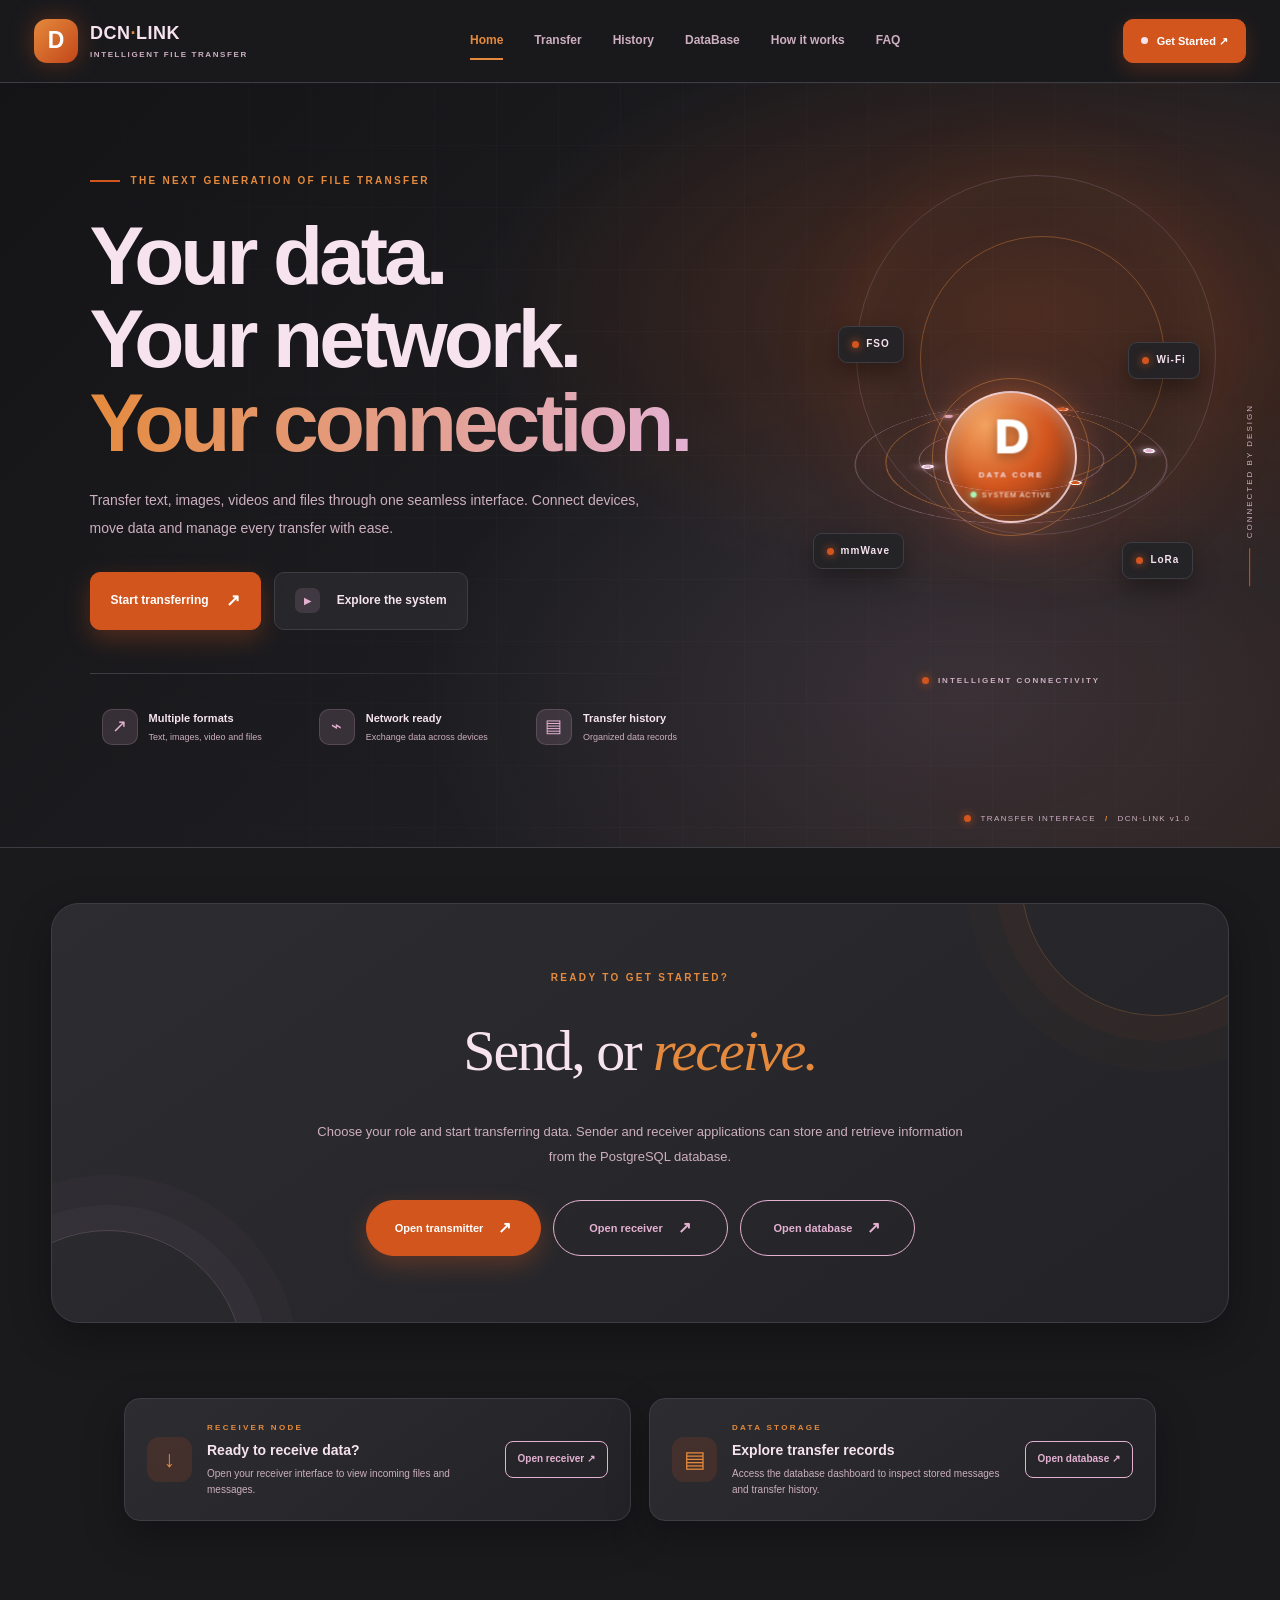
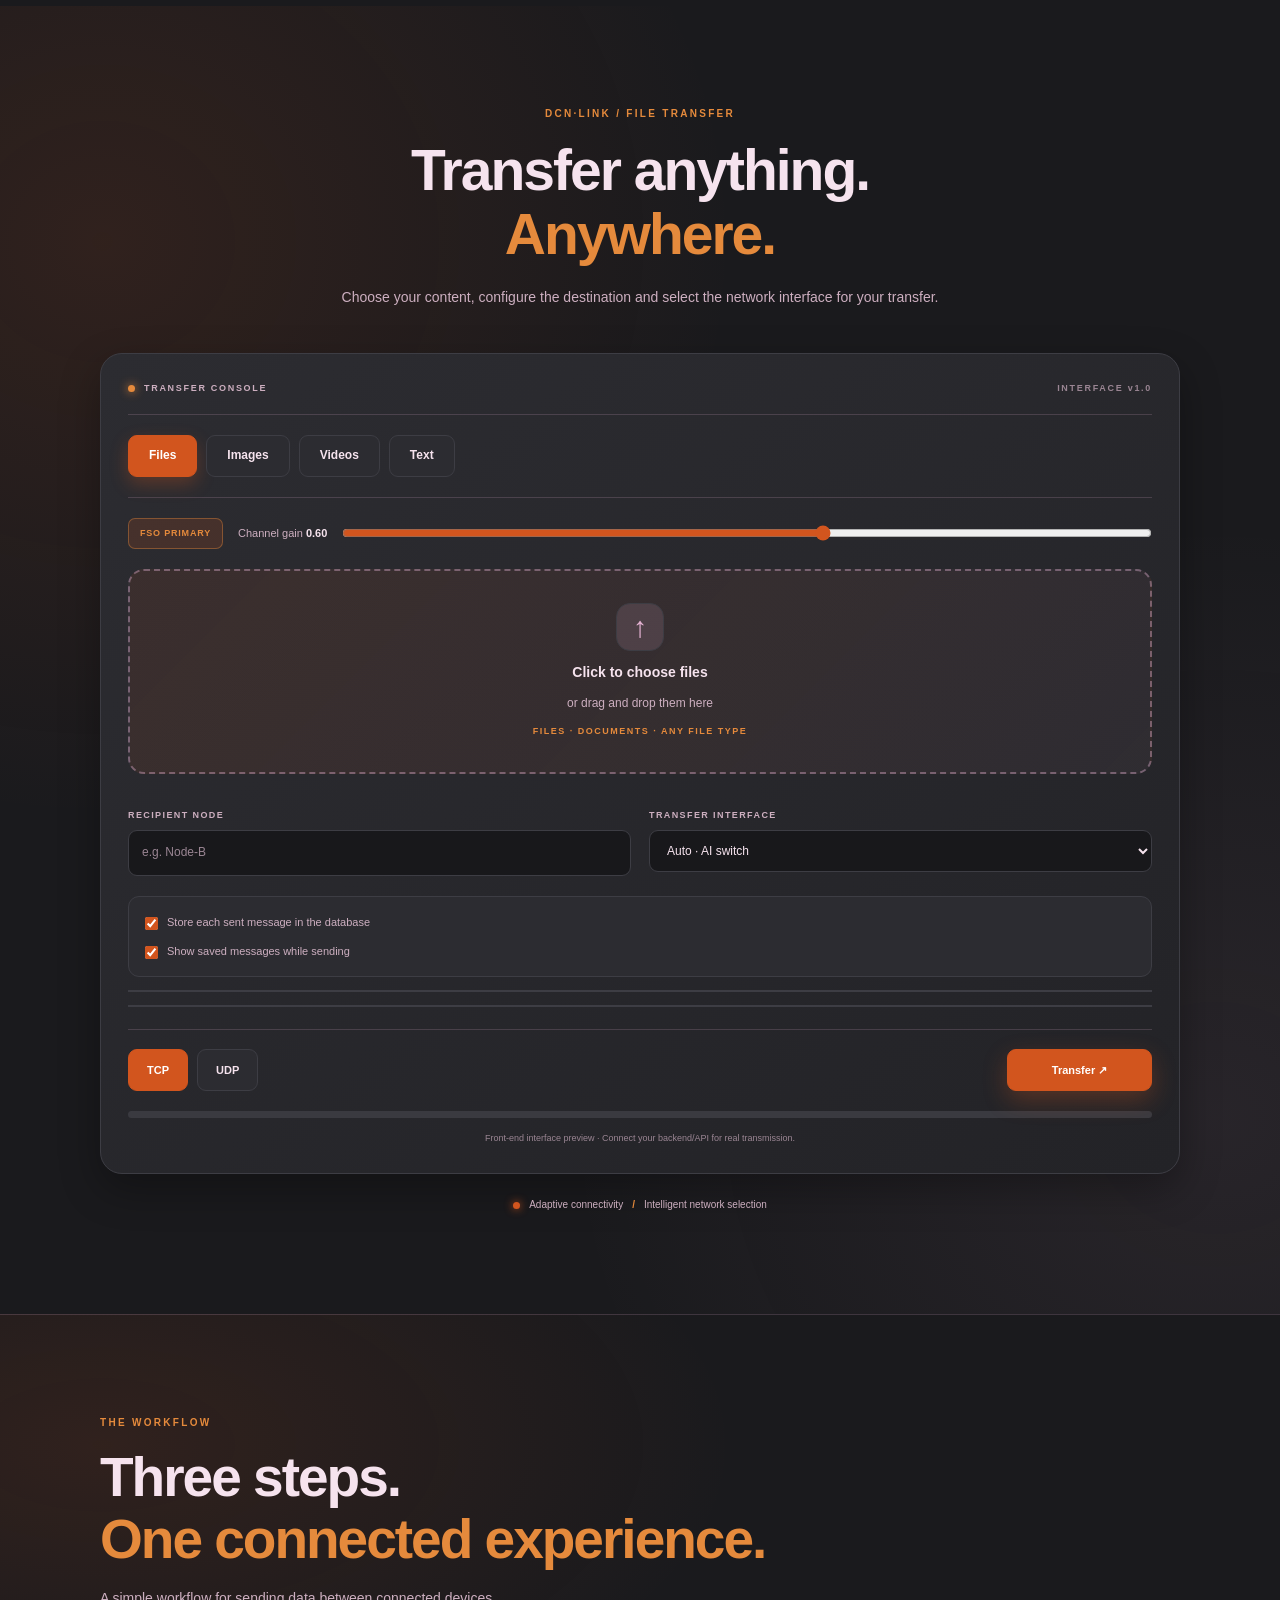
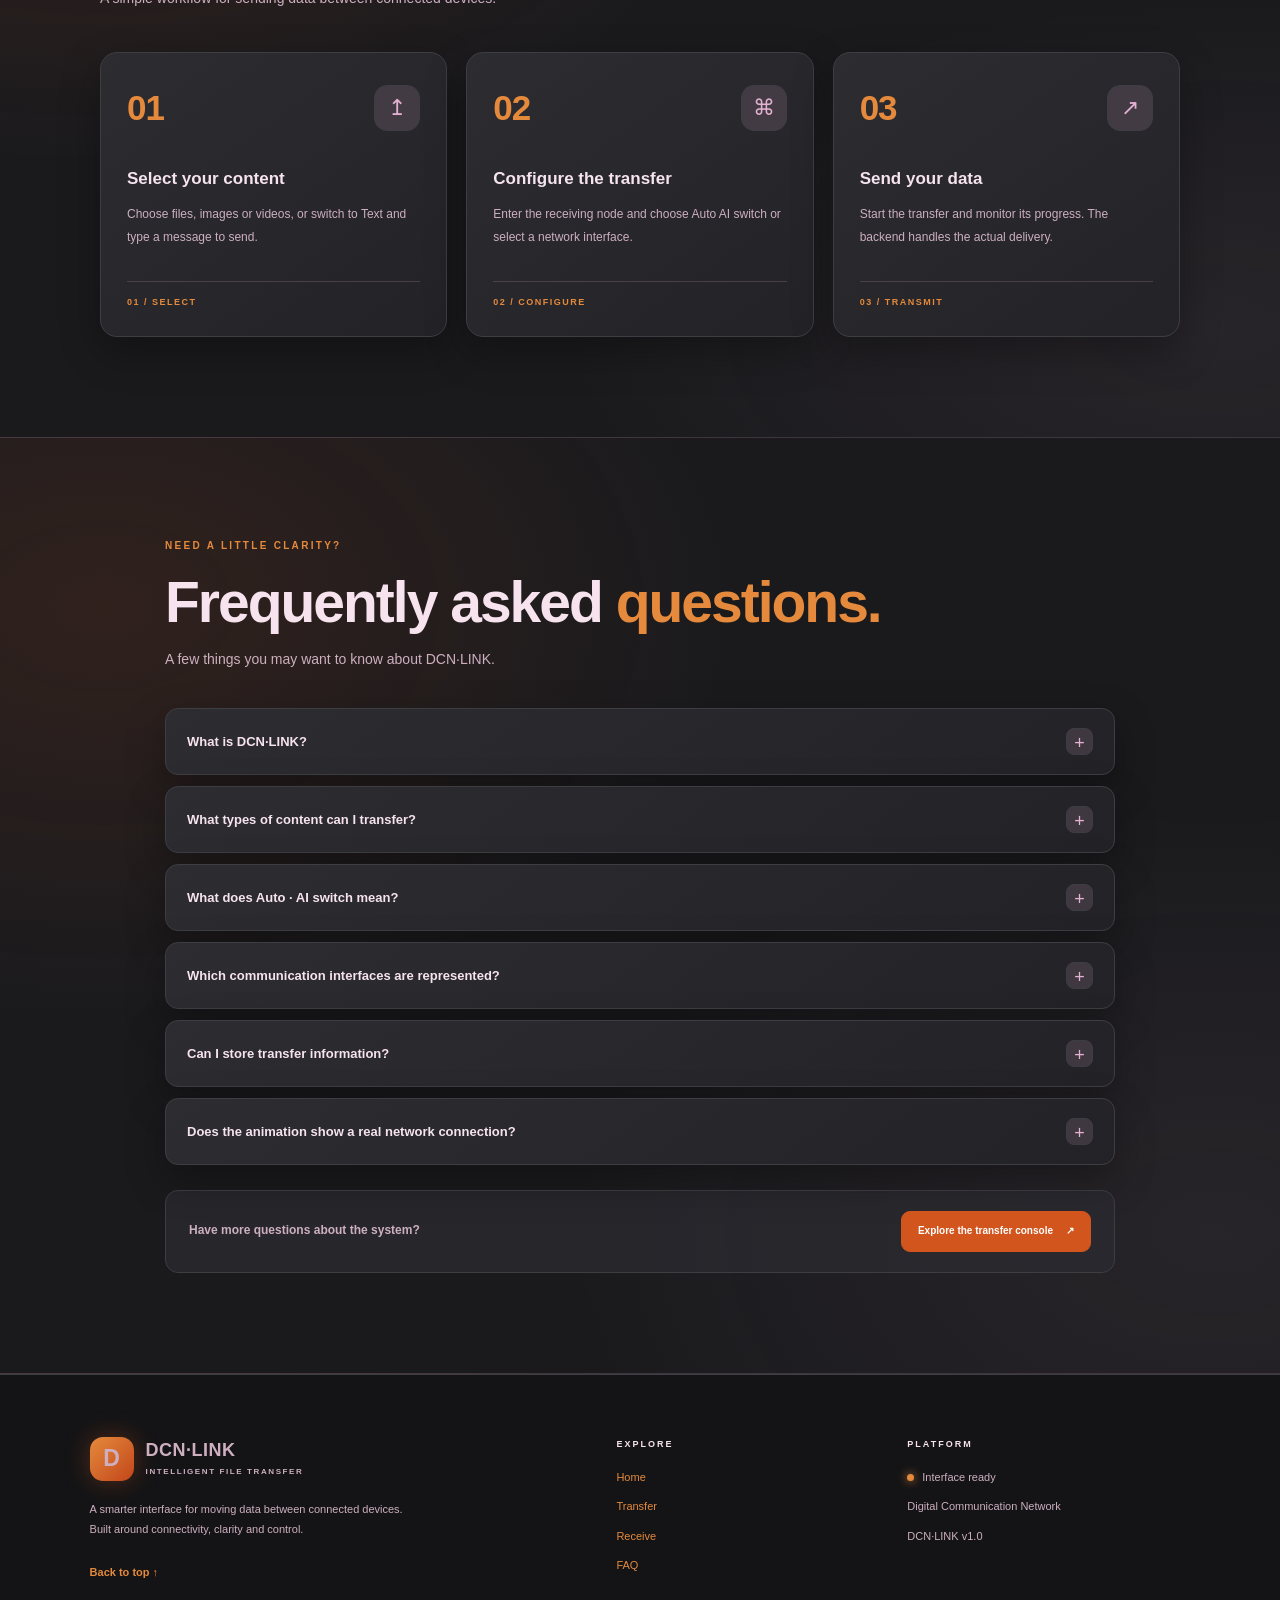
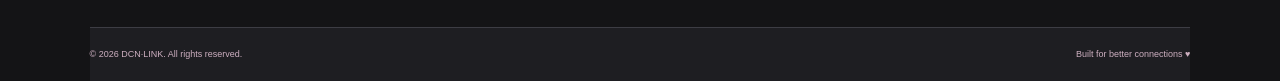
<file: index.html>
<!DOCTYPE html>
<html lang="en">
<head>
  <meta charset="UTF-8">
  <meta name="viewport" content="width=device-width, initial-scale=1.0">
  <meta name="theme-color" content="#151C1B">
  <title>DCN·LINK | Intelligent File Transfer</title>
  <link rel="stylesheet" href="abcd.css">
</head>

<body>

<iframe
    class="intro-frame"
    id="introFrame"
    src="intro.html"
    title="DCN LINK opening animation">
</iframe>
<header class="site-header">
  <div class="header-container">
    <a href="#home" class="brand">
      <span class="brand-icon">D</span>
      <span class="brand-text">
        <span class="brand-name">DCN<span class="accent">·</span>LINK</span>
        <span class="brand-subtitle">INTELLIGENT FILE TRANSFER</span>
      </span>
    </a>

    <nav class="main-nav" id="mainNav" aria-label="Main navigation">
      <a class="nav-link active" href="#home">Home</a>
      <a class="nav-link" href="#transmit">Transfer</a>
      <a class="nav-link" href="history.html">History</a>
      <a class="nav-link" href="Database.html">DataBase</a>
      <a class="nav-link" href="#how">How it works</a>
      <a class="nav-link" href="#faq">FAQ</a>
    </nav>

    <a class="nav-cta" href="#get-started">
      <span class="status-dot"></span> Get Started ↗
    </a>

    <button class="menu-toggle" id="menuToggle"
      aria-label="Toggle navigation" aria-expanded="false">
      <span></span><span></span><span></span>
    </button>
  </div>
</header>

<main>

  <!-- HERO SECTION -->
  <section class="home-section" id="home">
    <div class="hero-grid"></div>
    <div class="hero-orb orb-one"></div>
    <div class="hero-orb orb-two"></div>

    <div class="home-content">
      <div class="eyebrow">
        <span class="eyebrow-line"></span>
        THE NEXT GENERATION OF FILE TRANSFER
      </div>

      <h1>
        Your data.<br>
        Your network.<br>
        <span class="gradient-text">Your connection.</span>
      </h1>

      <p class="welcome-description">
        Transfer text, images, videos and files through one seamless interface.
        Connect devices, move data and manage every transfer with ease.
      </p>

      <div class="home-actions">
        <a href="#transmit" class="primary-button">
          Start transferring <span>↗</span>
        </a>
        <a href="#how" class="secondary-button">
          <span class="play-icon">▶</span> Explore the system
        </a>
      </div>

      <div class="hero-divider"></div>

      <div class="home-features">
        <article class="feature">
          <div class="feature-icon">↗</div>
          <div>
            <h3>Multiple formats</h3>
            <p>Text, images, video and files</p>
          </div>
        </article>

        <article class="feature">
          <div class="feature-icon">⌁</div>
          <div>
            <h3>Network ready</h3>
            <p>Exchange data across devices</p>
          </div>
        </article>

        <article class="feature">
          <div class="feature-icon">▤</div>
          <div>
            <h3>Transfer history</h3>
            <p>Organized data records</p>
          </div>
        </article>
      </div>
    </div>

    <!-- 3D NETWORK VISUAL -->
    <div class="network-visual" aria-label="Animated network visualization">
      <div class="network-scene">

        <div class="network-orbit orbit-a">
          <i class="orbit-node node-a"></i>
          <i class="data-packet packet-a"></i>
        </div>

        <div class="network-orbit orbit-b">
          <i class="orbit-node node-b"></i>
          <i class="data-packet packet-b"></i>
        </div>

        <div class="network-orbit orbit-c">
          <i class="orbit-node node-c"></i>
          <i class="orbit-node node-d"></i>
        </div>

        <div class="network-core">
          <div class="core-inner">
            <span class="core-icon">D</span>
            <span class="core-label">DATA CORE</span>
            <span class="core-status">
              <i></i> SYSTEM ACTIVE
            </span>
          </div>
        </div>

        <div class="network-label label-fso"><i></i> FSO</div>
        <div class="network-label label-wifi"><i></i> Wi-Fi</div>
        <div class="network-label label-mmwave"><i></i> mmWave</div>
        <div class="network-label label-lora"><i></i> LoRa</div>

      </div>

      <div class="network-caption">
        <span></span> INTELLIGENT CONNECTIVITY
      </div>
    </div>

    <div class="hero-side-label">
      <span></span> CONNECTED BY DESIGN
    </div>

    <div class="hero-bottom-label">
      <i></i> TRANSFER INTERFACE <b>/</b> DCN·LINK v1.0
    </div>
  </section>



  <!-- GET STARTED -->
  <section class="get-started-section" id="get-started">
    <div class="get-started-container">

      <span class="section-kicker">READY TO GET STARTED?</span>

      <h2>Send, or <em>receive.</em></h2>

      <p>
        Choose your role and start transferring data.
        Sender and receiver applications can store and retrieve
        information from the PostgreSQL database.
      </p>

      <div class="get-started-actions">
        <a href="sender.html" class="start-button sender-button">
          Open transmitter <span>↗</span>
        </a>

        <a href="receiver.html" class="start-button receiver-button">
          Open receiver <span>↗</span>
        </a>

        <a href="#database" class="start-button database-button">
          Open database <span>↗</span>
        </a>
      </div>

    </div>
  </section>



   <!-- RECEIVER AND DATABASE -->
  <section class="destination-section" id="receive">

    <div class="destination-card">
      <div class="destination-icon">↓</div>

      <div>
        <span class="section-kicker">RECEIVER NODE</span>
        <h3>Ready to receive data?</h3>
        <p>
          Open your receiver interface to view incoming files and messages.
        </p>
      </div>

      <a href="receiver.html" class="outline-link">
        Open receiver ↗
      </a>
    </div>

    <div class="destination-card" id="database">
      <div class="destination-icon">▤</div>

      <div>
        <span class="section-kicker">DATA STORAGE</span>
        <h3>Explore transfer records</h3>
        <p>
          Access the database dashboard to inspect stored messages
          and transfer history.
        </p>
      </div>

      <a href="database.html" class="outline-link">
        Open database ↗
      </a>
    </div>

  </section>


  <!-- TRANSFER SECTION -->
  <section class="transfer-section" id="transmit">
    <div class="transfer-container">

      <div class="section-heading centered">
        <span class="section-kicker">DCN·LINK / FILE TRANSFER</span>
        <h2>Transfer anything.<br><span>Anywhere.</span></h2>
        <p>
          Choose your content, configure the destination and select
          the network interface for your transfer.
        </p>
      </div>

      <div class="transfer-card">

        <div class="card-topline">
          <span class="live-indicator"></span>
          TRANSFER CONSOLE
          <span class="console-version">INTERFACE v1.0</span>
        </div>

        <div class="tabs" id="tabs">
          <button type="button" class="tab on" data-k="file">Files</button>
          <button type="button" class="tab" data-k="image">Images</button>
          <button type="button" class="tab" data-k="video">Videos</button>
          <button type="button" class="tab" data-k="text">Text</button>
        </div>

        <div class="channel-strip">
          <span class="mode-pill" id="pill">FSO PRIMARY</span>

          <span class="gain-label">
            Channel gain <b id="hcv">0.60</b>
          </span>

          <input type="range" id="hc"
            min="0.01" max="1" step="0.01"
            value="0.6" aria-label="Simulate channel gain">
        </div>

        <input type="file" id="fileInput" multiple hidden>

        <div class="drop-zone" id="drop"
          role="button" tabindex="0"
          aria-label="Choose files to transfer">

          <div class="upload-symbol">↑</div>
          <strong id="dropT">Click to choose files</strong>
          <span id="dropDescription">or drag and drop them here</span>
          <small id="dropFormats">
            FILES · DOCUMENTS · ANY FILE TYPE
          </small>
        </div>

        <div class="selected-files" id="selectedFiles"
          aria-live="polite" hidden></div>

        <div id="txt" class="text-message-box" hidden>
          <label class="field-label" for="msg">YOUR MESSAGE</label>

          <textarea id="msg" rows="5"
            placeholder="Type your message here..."></textarea>

          <div class="text-box-footer">
            <span>Write your message and click Transfer.</span>
            <span id="charCount">0 characters</span>
          </div>
        </div>

        <div id="q" class="queue" style="display:none">
          <div class="queue-heading">
            <span id="qsum"></span>
            <button type="button" id="clear">Clear all</button>
          </div>
          <div class="list" id="list"></div>
        </div>

        <div class="form-grid">
          <div>
            <label class="field-label" for="to">RECIPIENT NODE</label>
            <input class="form-control" id="to"
              placeholder="e.g. Node-B">
          </div>

          <div>
            <label class="field-label" for="ifc">
              TRANSFER INTERFACE
            </label>

            <select class="form-control" id="ifc">
              <option value="auto">Auto · AI switch</option>
              <option value="fso">FSO 1550 nm</option>
              <option value="mm">mmWave</option>
              <option value="wifi">Wi-Fi 6/7</option>
              <option value="cell">4G / 5G / 6G</option>
              <option value="lora">LoRa / LoRaWAN</option>
            </select>
          </div>
        </div>

        <div class="transfer-options">
          <label>
            <input type="checkbox" checked id="store">
            Store each sent message in the database
          </label>

          <label>
            <input type="checkbox" checked id="showdb">
            Show saved messages while sending
          </label>
        </div>

        <div id="est" class="estimate"></div>
        <div id="recent" class="recent"></div>

        <div class="transfer-actions">
          <button type="button"
            class="protocol-button selected" id="tcp">TCP</button>

          <button type="button"
            class="protocol-button" id="udp">UDP</button>

          <span class="action-spacer"></span>

          <button type="button" class="send-button" id="send">
            Transfer ↗
          </button>
        </div>

        <div class="progress-track" id="prog">
          <div id="bar"></div>
        </div>

        <div class="result-message" id="res" aria-live="polite"></div>

        <p class="demo-note">
          Front-end interface preview · Connect your backend/API for real transmission.
        </p>

      </div>

      <div class="transfer-footer">
        <span></span> Adaptive connectivity
        <b>/</b> Intelligent network selection
      </div>

    </div>
  </section>


  <!-- HOW IT WORKS -->
  <section class="how-section" id="how">
    <div class="section-wrap">

      <div class="section-kicker">THE WORKFLOW</div>

      <h2>
        Three steps.<br>
        <span>One connected experience.</span>
      </h2>

      <p class="section-intro">
        A simple workflow for sending data between connected devices.
      </p>

      <div class="steps-grid">

        <article class="step-card">
          <div class="step-top">
            <span class="step-number">01</span>
            <span class="step-icon">↥</span>
          </div>
          <h3>Select your content</h3>
          <p>
            Choose files, images or videos, or switch to Text
            and type a message to send.
          </p>
          <div class="step-tag">01 / SELECT</div>
        </article>

        <article class="step-card">
          <div class="step-top">
            <span class="step-number">02</span>
            <span class="step-icon">⌘</span>
          </div>
          <h3>Configure the transfer</h3>
          <p>
            Enter the receiving node and choose Auto AI switch
            or select a network interface.
          </p>
          <div class="step-tag">02 / CONFIGURE</div>
        </article>

        <article class="step-card">
          <div class="step-top">
            <span class="step-number">03</span>
            <span class="step-icon">↗</span>
          </div>
          <h3>Send your data</h3>
          <p>
            Start the transfer and monitor its progress.
            The backend handles the actual delivery.
          </p>
          <div class="step-tag">03 / TRANSMIT</div>
        </article>

      </div>
    </div>
  </section>


  

 


  <!-- FAQ SECTION -->
  <section class="faq-section" id="faq">
    <div class="faq-container">

      <div class="section-kicker">NEED A LITTLE CLARITY?</div>

      <h2>
        Frequently asked <span>questions.</span>
      </h2>

      <p class="section-intro">
        A few things you may want to know about DCN·LINK.
      </p>

      <div class="faq-list">

        <details class="faq-item">
          <summary>What is DCN·LINK?<b>+</b></summary>
          <p>
            DCN·LINK is an intelligent file-transfer interface
            designed to demonstrate data exchange between sender
            and receiver nodes using different communication technologies.
          </p>
        </details>

        <details class="faq-item">
          <summary>What types of content can I transfer?<b>+</b></summary>
          <p>
            The interface supports text messages, images, videos
            and general files. Actual transfer capability depends
            on the connected backend and network implementation.
          </p>
        </details>

        <details class="faq-item">
          <summary>What does Auto · AI switch mean?<b>+</b></summary>
          <p>
            It represents the adaptive network-selection option.
            Your backend decision logic should evaluate channel
            conditions and select an available interface.
            The front-end selection alone does not perform AI switching.
          </p>
        </details>

        <details class="faq-item">
          <summary>Which communication interfaces are represented?<b>+</b></summary>
          <p>
            The interface includes FSO, mmWave, Wi-Fi,
            cellular networks and LoRa/LoRaWAN as selectable
            communication options.
          </p>
        </details>

        <details class="faq-item">
          <summary>Can I store transfer information?<b>+</b></summary>
          <p>
            Yes. The interface includes database options intended
            to connect with PostgreSQL for storing and retrieving
            transfer records. Database operations require your
            backend connection.
          </p>
        </details>

        <details class="faq-item">
          <summary>Does the animation show a real network connection?<b>+</b></summary>
          <p>
            The animated network graphic is a visual representation.
            Real connection status, transmission progress and
            switching decisions must be supplied by the application backend.
          </p>
        </details>

      </div>

      <div class="faq-bottom">
        <p>Have more questions about the system?</p>
        <a href="#transmit">
          Explore the transfer console <span>↗</span>
        </a>
      </div>

    </div>
  </section>

</main>


<!-- FOOTER -->
<footer class="site-footer">
  <div class="footer-container">

    <div class="footer-brand">
      <a href="#home" class="brand">
        <span class="brand-icon">D</span>
        <span class="brand-text">
          <span class="brand-name">DCN<span class="accent">·</span>LINK</span>
          <span class="brand-subtitle">INTELLIGENT FILE TRANSFER</span>
        </span>
      </a>

      <p>
        A smarter interface for moving data between connected devices.
        Built around connectivity, clarity and control.
      </p>

      <a href="#home" class="back-to-top">Back to top ↑</a>
    </div>

    <div class="footer-links">
      <h3>EXPLORE</h3>
      <a href="#home">Home</a>
      <a href="#transmit">Transfer</a>
      <a href="#receive">Receive</a>
      <a href="#faq">FAQ</a>
    </div>

    <div class="footer-links">
      <h3>PLATFORM</h3>
      <span class="footer-status"><i></i> Interface ready</span>
      <p>Digital Communication Network</p>
      <p>DCN·LINK v1.0</p>
    </div>

  </div>

  <div class="footer-bottom">
    <span>© 2026 DCN·LINK. All rights reserved.</span>
    <span>Built for better connections ♥</span>
  </div>
</footer>


<!-- JAVASCRIPT -->
<script>

document.addEventListener("DOMContentLoaded", function () {

    const intro = document.getElementById("introFrame");

    if (!intro) return;

    setTimeout(() => {
        intro.classList.add("is-leaving");

        setTimeout(() => {
            intro.remove();
        }, 600);

    }, 2000);

});

// Mobile navigation
const menuToggle = document.getElementById("menuToggle");
const mainNav = document.getElementById("mainNav");

menuToggle.addEventListener("click", () => {
  const open = mainNav.classList.toggle("nav-open");

  menuToggle.classList.toggle("menu-open", open);
  menuToggle.setAttribute("aria-expanded", String(open));
});

document.querySelectorAll(".nav-link").forEach(link => {
  link.addEventListener("click", () => {

    document.querySelectorAll(".nav-link").forEach(item => {
      item.classList.remove("active");
    });

    link.classList.add("active");
    mainNav.classList.remove("nav-open");
    menuToggle.classList.remove("menu-open");
    menuToggle.setAttribute("aria-expanded", "false");

  });
});


// File transfer interface
const fileInput = document.getElementById("fileInput");
const drop = document.getElementById("drop");
const dropTitle = document.getElementById("dropT");
const dropDescription = document.getElementById("dropDescription");
const dropFormats = document.getElementById("dropFormats");

const textBox = document.getElementById("txt");
const messageBox = document.getElementById("msg");
const selectedFilesBox = document.getElementById("selectedFiles");
const charCount = document.getElementById("charCount");

const tabs = document.querySelectorAll("#tabs .tab");

let selectedType = "file";
let selectedFiles = [];


// File size formatter
function formatFileSize(bytes) {

  if (bytes < 1024) {
    return bytes + " B";
  }

  if (bytes < 1048576) {
    return (bytes / 1024).toFixed(1) + " KB";
  }

  if (bytes < 1073741824) {
    return (bytes / 1048576).toFixed(1) + " MB";
  }

  return (bytes / 1073741824).toFixed(2) + " GB";
}


// Display selected files
function showSelectedFiles(files) {

  selectedFiles = Array.from(files);

  selectedFilesBox.replaceChildren();
  selectedFilesBox.hidden = selectedFiles.length === 0;

  dropTitle.textContent =
    selectedFiles.length === 1
      ? selectedFiles[0].name
      : selectedFiles.length + " files selected";

  selectedFiles.forEach(file => {

    const row = document.createElement("div");
    row.className = "selected-file-item";

    const name = document.createElement("span");
    name.textContent = file.name;

    const size = document.createElement("small");
    size.textContent = formatFileSize(file.size);

    row.append(name, size);
    selectedFilesBox.appendChild(row);

  });
}


// Content type tabs
tabs.forEach(tab => {

  tab.addEventListener("click", () => {

    selectedType = tab.dataset.k;

    tabs.forEach(item => item.classList.remove("on"));
    tab.classList.add("on");

    if (selectedType === "text") {

      drop.hidden = true;
      selectedFilesBox.hidden = true;
      textBox.hidden = false;

      selectedFiles = [];
      fileInput.value = "";

      messageBox.focus();

    } else {

      textBox.hidden = true;
      drop.hidden = false;

      const accepts = {
        image: "image/*",
        video: "video/*",
        file: ""
      };

      if (accepts[selectedType]) {
        fileInput.setAttribute("accept", accepts[selectedType]);
      } else {
        fileInput.removeAttribute("accept");
      }

      dropTitle.textContent =
        selectedType === "image"
          ? "Click to choose images"
          : selectedType === "video"
          ? "Click to choose videos"
          : "Click to choose files";

      dropFormats.textContent =
        selectedType === "image"
          ? "JPG · PNG · GIF · WEBP"
          : selectedType === "video"
          ? "MP4 · WEBM · MOV · VIDEO FILES"
          : "FILES · DOCUMENTS · ANY FILE TYPE";

      selectedFilesBox.hidden = selectedFiles.length === 0;

    }

  });

});


// File selection
drop.addEventListener("click", () => {
  fileInput.click();
});

drop.addEventListener("keydown", event => {

  if (event.key === "Enter" || event.key === " ") {

    event.preventDefault();
    fileInput.click();

  }

});

fileInput.addEventListener("change", () => {
  showSelectedFiles(fileInput.files);
});


// Drag and drop
drop.addEventListener("dragover", event => {

  event.preventDefault();
  drop.classList.add("drag-over");

});

drop.addEventListener("dragleave", () => {
  drop.classList.remove("drag-over");
});

drop.addEventListener("drop", event => {

  event.preventDefault();
  drop.classList.remove("drag-over");

  const files = Array.from(event.dataTransfer.files);

  if (!files.length) return;

  if (
    selectedType === "image" &&
    files.some(file => !file.type.startsWith("image/"))
  ) {
    alert("Please drop image files only.");
    return;
  }

  if (
    selectedType === "video" &&
    files.some(file => !file.type.startsWith("video/"))
  ) {
    alert("Please drop video files only.");
    return;
  }

  showSelectedFiles(files);

  try {

    const transfer = new DataTransfer();

    files.forEach(file => {
      transfer.items.add(file);
    });

    fileInput.files = transfer.files;

  } catch (_) {}

});


// Character counter
messageBox.addEventListener("input", () => {

  const count = messageBox.value.length;

  charCount.textContent =
    count + " character" + (count === 1 ? "" : "s");

});


// Channel gain slider
const channelGain = document.getElementById("hc");

channelGain.addEventListener("input", () => {

  document.getElementById("hcv").textContent =
    Number(channelGain.value).toFixed(2);

});


// TCP and UDP selection
document.getElementById("tcp").addEventListener("click", () => {

  document.getElementById("tcp").classList.add("selected");
  document.getElementById("udp").classList.remove("selected");

});

document.getElementById("udp").addEventListener("click", () => {

  document.getElementById("udp").classList.add("selected");
  document.getElementById("tcp").classList.remove("selected");

});


// Demo transfer button
// Replace this handler with your actual backend/API integration.
document.getElementById("send").addEventListener("click", () => {

  const recipient = document.getElementById("to").value.trim();
  const isText = selectedType === "text";

  if (!recipient) {

    document.getElementById("res").textContent =
      "Please enter a recipient node.";

    document.getElementById("to").focus();
    return;

  }

  if (isText && !messageBox.value.trim()) {

    document.getElementById("res").textContent =
      "Please type a message before transferring.";

    messageBox.focus();
    return;

  }

  if (!isText && selectedFiles.length === 0) {

    document.getElementById("res").textContent =
      "Please select at least one file.";

    return;

  }

  document.getElementById("res").textContent =
    "Ready to send to " + recipient +
    ". Connect this button to your backend to perform the real transfer.";

});

</script>

</body>
</html>
</file>
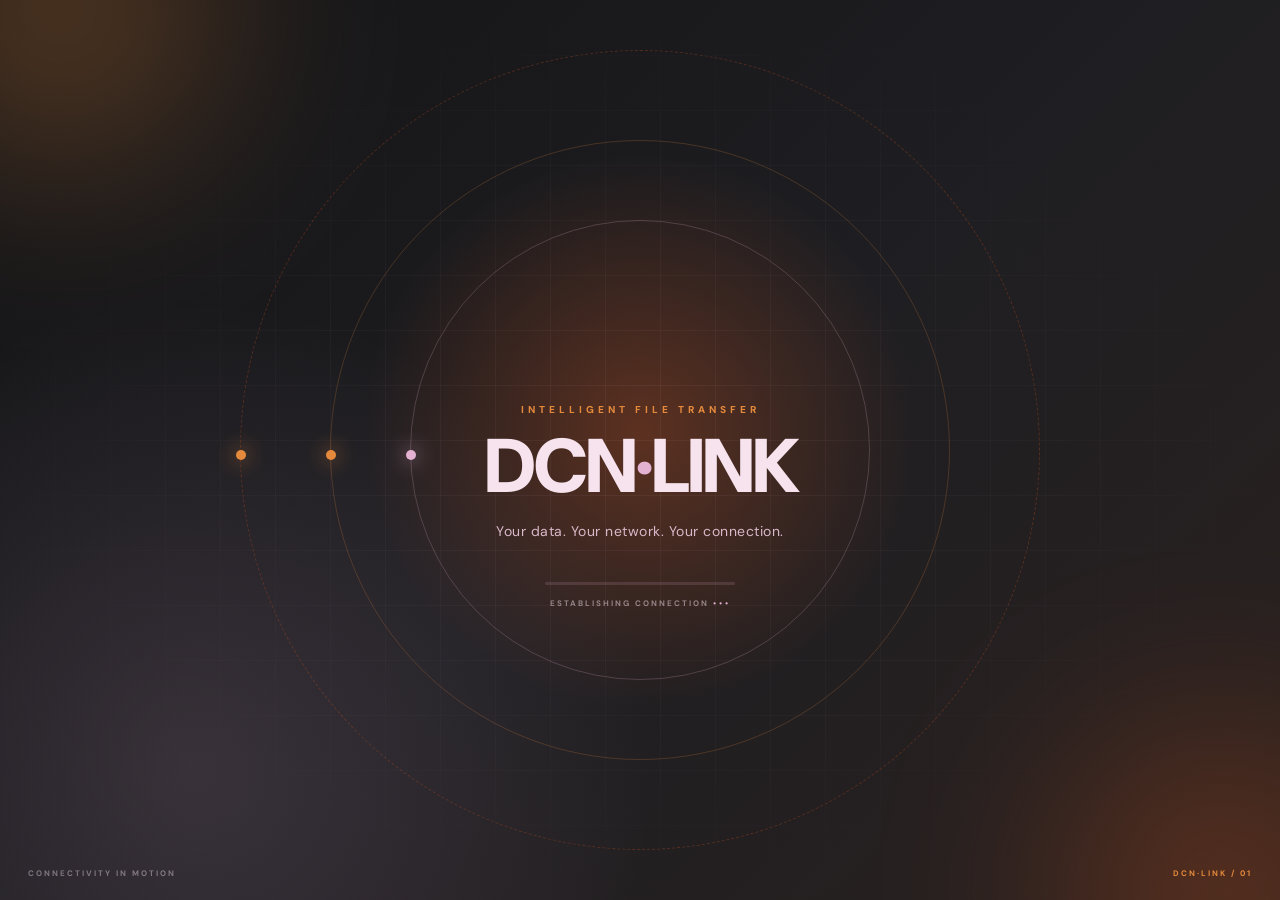
<file: intro.html>
<!DOCTYPE html>
<html lang="en">

<head>
    <meta charset="UTF-8">
    <meta name="viewport" content="width=device-width, initial-scale=1.0">
    <meta name="theme-color" content="#061B16">

    <title>DCN·LINK | Welcome</title>

    <link rel="stylesheet" href="introduction.css">
</head>


<body>

    <main class="intro-screen">

        <div class="ambient ambient-one"></div>
        <div class="ambient ambient-two"></div>

        <div class="network-grid"></div>

        <div class="orbit orbit-one">
            <span></span>
        </div>

        <div class="orbit orbit-two">
            <span></span>
        </div>

        <div class="orbit orbit-three">
            <span></span>
        </div>

        <div class="intro-content">

            <div class="brand-mark">
                <span>D</span>
                <i></i>
            </div>

            <p class="intro-overline">
                INTELLIGENT FILE TRANSFER
            </p>

            <h1>
                DCN<span>·</span>LINK
            </h1>

            <p class="intro-tagline">
                Your data. Your network. Your connection.
            </p>

            <div class="loading-line">
                <span></span>
            </div>

            <p class="loading-label">
                ESTABLISHING CONNECTION
                <b>•••</b>
            </p>

        </div>

        <div class="intro-footer">
            <span>CONNECTIVITY IN MOTION</span>
            <span>DCN·LINK / 01</span>
        </div>

    </main>

</body>
</html>
</file>
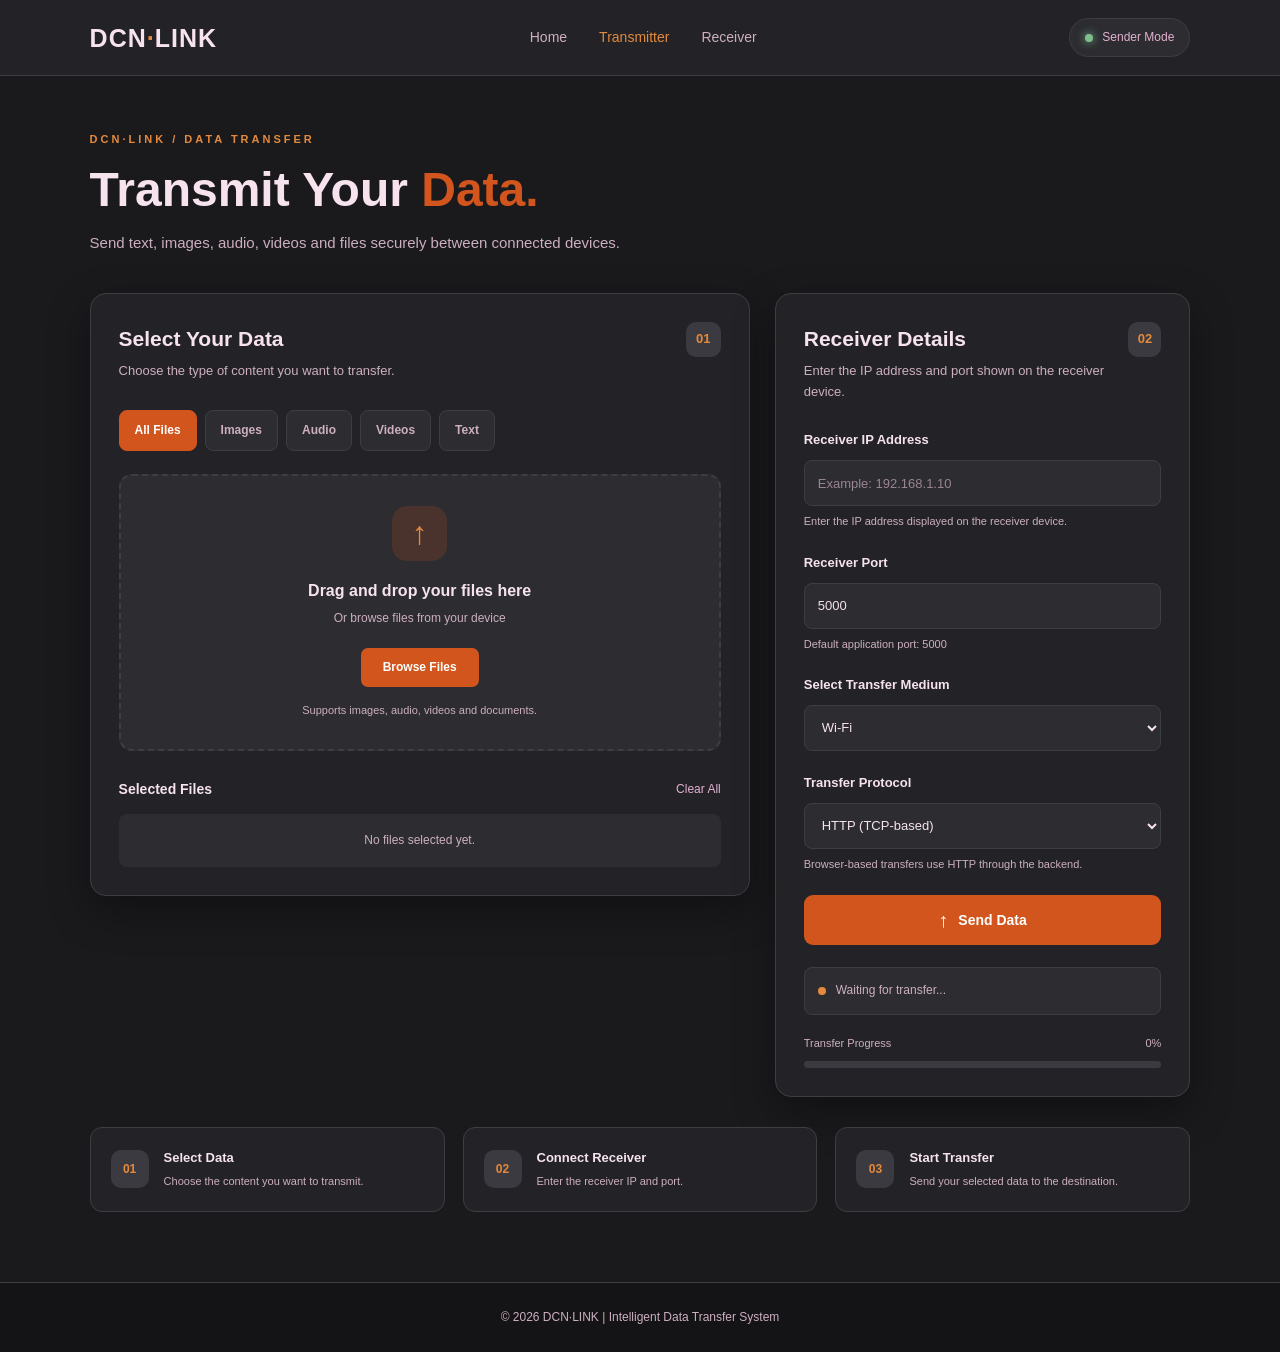
<file: sender.html>
<!DOCTYPE html>
<html lang="en">
<head>
    <meta charset="UTF-8">
    <meta name="viewport" content="width=device-width, initial-scale=1.0">

    <title>DCN·LINK | Transmitter</title>

    <link rel="stylesheet" href="transfer.css">
    <link rel="stylesheet" href="connect.css">
</head>

<body>

    <header class="navbar">

        <div class="logo">DCN<span>·</span>LINK</div>

        <nav>
            <a href="index.html">Home</a>
            <a href="sender.html" class="active">Transmitter</a>
            <a href="receiver.html">Receiver</a>
        </nav>

        <div class="connection-status">
            <span class="status-dot"></span>
            Sender Mode
        </div>

    </header>


    <main class="main-container">

        <section class="page-heading">
            <p class="section-label">DCN·LINK / DATA TRANSFER</p>
            <h1>Transmit Your <span>Data.</span></h1>
            <p class="page-description">
                Send text, images, audio, videos and files securely
                between connected devices.
            </p>
        </section>


        <div class="transmitter-layout">

            <!-- LEFT: DATA SELECTION -->
            <section class="transfer-card">

                <div class="card-heading">
                    <div>
                        <h2>Select Your Data</h2>
                        <p>Choose the type of content you want to transfer.</p>
                    </div>
                    <span class="step-number">01</span>
                </div>

                <div class="data-tabs">
                    <button class="data-tab active" data-type="file" type="button">All Files</button>
                    <button class="data-tab" data-type="image" type="button">Images</button>
                    <button class="data-tab" data-type="audio" type="button">Audio</button>
                    <button class="data-tab" data-type="video" type="button">Videos</button>
                    <button class="data-tab" data-type="text" type="button">Text</button>
                </div>

                <div class="upload-area" id="uploadArea">
                    <input type="file" id="fileInput" hidden multiple>
                    <div class="upload-icon">↑</div>
                    <h3>Drag and drop your files here</h3>
                    <p>Or browse files from your device</p>
                    <button type="button" class="browse-button" id="browseButton">Browse Files</button>
                    <p class="file-support" id="fileSupport">
                        Supports images, audio, videos and documents.
                    </p>
                </div>

                <div class="selected-files" id="selectedFiles">
                    <div class="selected-heading">
                        <h3>Selected Files</h3>
                        <button type="button" id="clearFiles" class="clear-button">Clear All</button>
                    </div>
                    <div id="fileList" class="file-list">
                        <p class="empty-message">No files selected yet.</p>
                    </div>
                </div>

                <div class="text-transfer" id="textTransfer">
                    <label for="textMessage">Enter your text message</label>
                    <textarea id="textMessage" rows="6" placeholder="Type your message here..."></textarea>
                    <div class="text-info">
                        <span>Text Transfer</span>
                        <span id="characterCount">0 characters</span>
                    </div>
                </div>

            </section>


            <!-- RIGHT: RECEIVER DETAILS -->
            <section class="transfer-card receiver-card">

                <div class="card-heading">
                    <div>
                        <h2>Receiver Details</h2>
                        <p>Enter the IP address and port shown on the receiver device.</p>
                    </div>
                    <span class="step-number">02</span>
                </div>

                <div class="form-group">
                    <label for="receiverIP">Receiver IP Address</label>
                    <input type="text" id="receiverIP" placeholder="Example: 192.168.1.10" autocomplete="off">
                    <small>Enter the IP address displayed on the receiver device.</small>
                </div>

                <div class="form-group">
                    <label for="receiverPort">Receiver Port</label>
                    <input type="number" id="receiverPort" value="5000" min="1" max="65535">
                    <small>Default application port: 5000</small>
                </div>

                <div class="form-group">
                    <label for="transferMedium">Select Transfer Medium</label>
                    <select id="transferMedium">
                        <option value="Wi-Fi">Wi-Fi</option>
                        <option value="Bluetooth">Bluetooth</option>
                        <option value="FSO">Free Space Optics (FSO)</option>
                        <option value="mmWave">mmWave</option>
                        <option value="LoRa">LoRa</option>
                    </select>
                </div>

                <div class="form-group">
                    <label for="transferProtocol">Transfer Protocol</label>
                    <select id="transferProtocol">
                        <option value="HTTP">HTTP (TCP-based)</option>
                    </select>
                    <small>Browser-based transfers use HTTP through the backend.</small>
                </div>

                <button type="button" id="sendButton" class="send-button">
                    <span>↑</span>
                    Send Data
                </button>

                <div class="transfer-status" id="transferStatus">
                    <div class="status-indicator"></div>
                    <p id="statusMessage">Waiting for transfer...</p>
                </div>

                <div class="progress-container" id="progressContainer">
                    <div class="progress-info">
                        <span>Transfer Progress</span>
                        <span id="progressPercentage">0%</span>
                    </div>
                    <div class="progress-track">
                        <div class="progress-bar" id="progressBar"></div>
                    </div>
                </div>

            </section>

        </div>


        <section class="information-section">
            <div class="information-item">
                <span class="info-icon">01</span>
                <div><h3>Select Data</h3><p>Choose the content you want to transmit.</p></div>
            </div>
            <div class="information-item">
                <span class="info-icon">02</span>
                <div><h3>Connect Receiver</h3><p>Enter the receiver IP and port.</p></div>
            </div>
            <div class="information-item">
                <span class="info-icon">03</span>
                <div><h3>Start Transfer</h3><p>Send your selected data to the destination.</p></div>
            </div>
        </section>

    </main>


    <footer class="footer">
        <p>© 2026 DCN·LINK | Intelligent Data Transfer System</p>
    </footer>

    <script src="transmitter.js"></script>

</body>
</html>
</file>
<file: abcd.css>
/* ==========================================================
   DCN·LINK — COMPLETE PREMIUM STYLESHEET
   Charcoal + burnt orange + amber + dusty pink
========================================================== */

:root {
  --bg: #1A1A1D;
  --surface: #232327;
  --surface-2: #2C2C31;
  --surface-3: #3A3A40;
  --navy: #F6E3EE;
  --blue: #E3B1D1;
  --muted: #CDAFC0;
  --coral: #D2551E;
  --coral-dark: #E58A3C;
  --coral-soft: rgba(210,85,30,.16);
  --blue-soft: rgba(227,177,209,.14);
  --line: #3D3D44;
  --line-soft: rgba(227,177,209,.18);
  --shadow: rgba(0,0,0,.45);
  --white: #F6E3EE;
}

* {
  margin: 0;
  padding: 0;
  box-sizing: border-box;
}

html {
  scroll-behavior: smooth;
  scroll-padding-top: 90px;
}

body {
  min-width: 320px;
  color: var(--navy);
  background: var(--bg);
  font-family: Inter, "Segoe UI", Arial, sans-serif;
  line-height: 1.65;
}

button, input, textarea, select {
  font: inherit;
}

button, a {
  -webkit-tap-highlight-color: transparent;
}

a {
  color: inherit;
}

button {
  cursor: pointer;
}

[hidden] {
  display: none !important;
}

::selection {
  color: #fff;
  background: var(--coral);
}

:focus-visible {
  outline: 3px solid var(--blue);
  outline-offset: 4px;
}


/* =========================
   HEADER
========================= */

.site-header {
  position: sticky;
  top: 0;
  z-index: 1000;
  width: 100%;
  background: rgba(26,26,29,.82);
  border-bottom: 1px solid rgba(61,61,68,.65);
  backdrop-filter: blur(22px);
  -webkit-backdrop-filter: blur(22px);
}

.header-container {
  max-width: 1280px;
  min-height: 82px;
  margin: auto;
  padding: 0 34px;
  display: flex;
  align-items: center;
  justify-content: space-between;
  gap: 25px;
}

.brand {
  display: inline-flex;
  align-items: center;
  gap: 12px;
  text-decoration: none;
  flex-shrink: 0;
}

.brand-icon {
  width: 44px;
  height: 44px;
  display: grid;
  place-items: center;
  color: #fff;
  background: linear-gradient(135deg,#E58A3C,#C2461A);
  border-radius: 13px;
  font-size: 23px;
  font-weight: 900;
  box-shadow: 0 8px 22px rgba(210,85,30,.3),
              inset 0 1px 3px rgba(255,255,255,.4);
  transition: transform .35s ease;
}

.brand:hover .brand-icon {
  transform: rotate(-8deg) scale(1.07);
}

.brand-text {
  display: flex;
  flex-direction: column;
  line-height: 1.2;
}

.brand-name {
  font-size: 18px;
  font-weight: 900;
  letter-spacing: .5px;
}

.accent {
  color: var(--coral-dark);
}

.brand-subtitle {
  margin-top: 5px;
  color: var(--muted);
  font-size: 8px;
  font-weight: 800;
  letter-spacing: 1.6px;
}

.main-nav {
  display: flex;
  align-items: center;
  gap: 31px;
}

.nav-link {
  position: relative;
  padding: 9px 0;
  color: var(--muted);
  font-size: 12px;
  font-weight: 750;
  text-decoration: none;
  transition: color .25s;
}

.nav-link::after {
  content: "";
  position: absolute;
  left: 0;
  right: 0;
  bottom: 0;
  height: 2px;
  background: var(--coral-dark);
  transform: scaleX(0);
  transform-origin: left;
  transition: transform .25s;
}

.nav-link:hover,
.nav-link.active {
  color: var(--coral-dark);
}

.nav-link:hover::after,
.nav-link.active::after {
  transform: scaleX(1);
}

.nav-cta {
  display: inline-flex;
  align-items: center;
  gap: 9px;
  padding: 12px 17px;
  color: #fff;
  background: var(--coral);
  border: 1px solid var(--coral);
  border-radius: 10px;
  font-size: 11px;
  font-weight: 850;
  text-decoration: none;
  box-shadow: 0 7px 20px rgba(210,85,30,.25);
  transition: .25s;
}

.nav-cta:hover {
  transform: translateY(-3px);
  box-shadow: 0 12px 28px rgba(210,85,30,.35);
}

.status-dot,
.live-indicator,
.footer-status i {
  width: 7px;
  height: 7px;
  display: inline-block;
  border-radius: 50%;
  background: var(--navy);
}

.menu-toggle {
  display: none;
  width: 42px;
  height: 42px;
  flex-direction: column;
  align-items: center;
  justify-content: center;
  gap: 5px;
  background: var(--surface-2);
  border: 1px solid var(--line);
  border-radius: 10px;
}

.menu-toggle span {
  width: 19px;
  height: 2px;
  background: var(--navy);
  border-radius: 3px;
  transition: .25s;
}


/* =========================
   HERO SECTION
========================= */

.home-section {
  position: relative;
  min-height: 720px;
  overflow: hidden;
  display: flex;
  align-items: center;
  padding: 90px max(7%, calc((100% - 1200px)/2));
  background:
    radial-gradient(ellipse at 78% 35%,rgba(210,85,30,.26),transparent 36%),
    radial-gradient(ellipse at 75% 80%,rgba(227,177,209,.12),transparent 40%),
    linear-gradient(135deg,#141416,#1E1E22 55%,#2A211F);
  border-bottom: 1px solid var(--line);
}

.hero-grid {
  position: absolute;
  inset: 0;
  opacity: .18;
  pointer-events: none;
  background-image:
    linear-gradient(rgba(227,177,209,.12) 1px,transparent 1px),
    linear-gradient(90deg,rgba(227,177,209,.12) 1px,transparent 1px);
  background-size: 62px 62px;
  mask-image: linear-gradient(90deg,transparent,black 45%,black 90%,transparent);
}

.hero-orb {
  position: absolute;
  border: 1px solid rgba(227,177,209,.2);
  border-radius: 50%;
  pointer-events: none;
}

.orb-one {
  width: 360px;
  height: 360px;
  right: 5%;
  top: 12%;
  box-shadow: 0 0 90px rgba(210,85,30,.12),
              inset 0 0 60px rgba(229,138,60,.08);
}

.orb-two {
  width: 245px;
  height: 245px;
  right: 9%;
  top: 20%;
  border-color: rgba(229,138,60,.38);
}

.home-content {
  position: relative;
  z-index: 3;
  width: 58%;
  max-width: 720px;
}

.eyebrow,
.section-kicker {
  display: flex;
  align-items: center;
  gap: 11px;
  color: var(--coral-dark);
  font-size: 10px;
  font-weight: 900;
  letter-spacing: 2.3px;
}

.eyebrow {
  margin-bottom: 24px;
}

.eyebrow-line {
  width: 30px;
  height: 2px;
  background: var(--coral);
}

.home-section h1 {
  margin-bottom: 23px;
  color: var(--navy);
  font-size: clamp(48px,6.7vw,82px);
  font-weight: 900;
  line-height: 1.02;
  letter-spacing: -4px;
}

.gradient-text {
  background: linear-gradient(100deg,#E58A3C,#E3B1D1,#D2551E);
  background-size: 200% auto;
  -webkit-background-clip: text;
  background-clip: text;
  -webkit-text-fill-color: transparent;
  animation: gradientFlow 7s linear infinite;
}

@keyframes gradientFlow {
  to {
    background-position: 200% center;
  }
}

.welcome-description {
  max-width: 550px;
  margin-bottom: 30px;
  color: var(--muted);
  font-size: 14px;
  line-height: 1.95;
}

.home-actions {
  display: flex;
  flex-wrap: wrap;
  gap: 13px;
}

.primary-button,
.secondary-button {
  display: inline-flex;
  align-items: center;
  justify-content: center;
  gap: 17px;
  padding: 14px 20px;
  border: 1px solid transparent;
  border-radius: 10px;
  font-size: 12px;
  font-weight: 850;
  text-decoration: none;
  transition: .3s;
}

.primary-button {
  color: #fff;
  background: var(--coral);
  box-shadow: 0 9px 24px rgba(210,85,30,.3);
}

.primary-button:hover {
  transform: translateY(-4px);
  box-shadow: 0 15px 32px rgba(210,85,30,.4);
}

.primary-button span {
  font-size: 17px;
}

.secondary-button {
  color: var(--navy);
  background: rgba(44,44,49,.7);
  border-color: var(--line);
}

.secondary-button:hover {
  background: var(--surface-3);
  border-color: var(--blue);
  transform: translateY(-4px);
}

.play-icon {
  width: 25px;
  height: 25px;
  display: grid;
  place-items: center;
  color: var(--blue);
  background: var(--blue-soft);
  border-radius: 7px;
  font-size: 9px;
}

.hero-divider {
  width: 100%;
  max-width: 730px;
  height: 1px;
  margin: 43px 0 23px;
  background: linear-gradient(90deg,var(--line),transparent);
}

.home-features {
  display: grid;
  grid-template-columns: repeat(3,minmax(0,1fr));
  gap: 13px;
}

.feature {
  display: flex;
  align-items: flex-start;
  gap: 11px;
  padding: 11px;
  border: 1px solid transparent;
  border-radius: 13px;
  transition: .3s;
}

.feature:hover {
  background: rgba(255,255,255,.05);
  border-color: rgba(227,177,209,.2);
  transform: translateY(-5px);
  box-shadow: 0 12px 28px rgba(0,0,0,.25);
}

.feature-icon {
  width: 36px;
  height: 36px;
  flex-shrink: 0;
  display: grid;
  place-items: center;
  color: var(--blue);
  background: var(--blue-soft);
  border: 1px solid var(--line-soft);
  border-radius: 10px;
  font-size: 18px;
  transition: .35s;
}

.feature:hover .feature-icon {
  transform: rotateY(180deg);
  color: var(--coral-dark);
  background: var(--coral-soft);
}

.feature h3 {
  margin-bottom: 3px;
  font-size: 11px;
  font-weight: 850;
}

.feature p {
  color: var(--muted);
  font-size: 9px;
  line-height: 1.6;
}

.hero-side-label {
  position: absolute;
  right: 24px;
  top: 42%;
  display: flex;
  align-items: center;
  gap: 10px;
  color: var(--muted);
  font-size: 8px;
  letter-spacing: 2px;
  writing-mode: vertical-rl;
  transform: rotate(180deg);
}

.hero-side-label span {
  width: 1px;
  height: 38px;
  background: var(--coral);
}

.hero-bottom-label {
  position: absolute;
  right: 7%;
  bottom: 22px;
  display: flex;
  align-items: center;
  gap: 9px;
  color: var(--muted);
  font-size: 8px;
  letter-spacing: 1.4px;
}

.hero-bottom-label i {
  width: 7px;
  height: 7px;
  background: var(--coral);
  border-radius: 50%;
  box-shadow: 0 0 10px var(--coral);
}

.hero-bottom-label b {
  color: var(--coral-dark);
}


/* =========================
   3D NETWORK VISUAL
========================= */

.network-visual {
  position: absolute;
  z-index: 2;
  right: 5%;
  top: 49%;
  width: 410px;
  height: 410px;
  display: grid;
  place-items: center;
  perspective: 1100px;
  transform: translateY(-50%);
}

.network-scene {
  position: relative;
  width: 320px;
  height: 320px;
  display: grid;
  place-items: center;
  transform-style: preserve-3d;
  animation: sceneFloat 7s ease-in-out infinite;
}

@keyframes sceneFloat {
  0%,100% {
    transform: translateY(0) rotateY(-7deg) rotateX(2deg);
  }
  50% {
    transform: translateY(-16px) rotateY(7deg) rotateX(-3deg);
  }
}

.network-core {
  position: absolute;
  z-index: 5;
  width: 132px;
  height: 132px;
  display: grid;
  place-items: center;
  border: 2px solid rgba(246,227,238,.8);
  border-radius: 50%;
  background: radial-gradient(circle at 30% 25%,#F2A25F,#D2551E 48%,#5A2A1B 100%);
  box-shadow:
    0 0 35px rgba(210,85,30,.5),
    0 0 75px rgba(227,177,209,.15),
    0 20px 45px rgba(0,0,0,.3),
    inset 0 5px 15px rgba(255,255,255,.3),
    inset 0 -12px 20px rgba(0,0,0,.3);
  transform-style: preserve-3d;
  animation: corePulse 4s ease-in-out infinite;
}

.network-core::before {
  content: "";
  position: absolute;
  inset: -15px;
  border: 1px solid rgba(229,138,60,.45);
  border-radius: 50%;
  animation: coreRing 3s ease-out infinite;
}

@keyframes corePulse {
  0%,100% {
    transform: translateZ(0) scale(1);
  }
  50% {
    transform: translateZ(20px) scale(1.06);
  }
}

@keyframes coreRing {
  0% {
    transform: scale(.85);
    opacity: .8;
  }
  100% {
    transform: scale(1.55);
    opacity: 0;
  }
}

.core-inner {
  display: flex;
  flex-direction: column;
  align-items: center;
  color: white;
  transform: translateZ(15px);
}

.core-icon {
  font-size: 46px;
  font-weight: 950;
  line-height: 1;
  text-shadow: 0 4px 10px rgba(0,0,0,.3);
}

.core-label {
  margin-top: 8px;
  font-size: 8px;
  font-weight: 900;
  letter-spacing: 2px;
}

.core-status {
  display: flex;
  align-items: center;
  gap: 5px;
  margin-top: 7px;
  font-size: 7px;
  letter-spacing: 1px;
}

.core-status i {
  width: 6px;
  height: 6px;
  background: #a9f5b8;
  border-radius: 50%;
  box-shadow: 0 0 8px #a9f5b8;
}

.network-orbit {
  position: absolute;
  border: 1px solid rgba(227,177,209,.4);
  border-radius: 50%;
  transform-style: preserve-3d;
}

.orbit-a {
  width: 310px;
  height: 310px;
  transform: rotateX(68deg) rotateZ(20deg);
  animation: orbitA 17s linear infinite;
}

.orbit-b {
  width: 250px;
  height: 250px;
  border-color: rgba(229,138,60,.65);
  transform: rotateX(65deg) rotateZ(-35deg);
  animation: orbitB 13s linear infinite;
}

.orbit-c {
  width: 185px;
  height: 185px;
  border-color: rgba(227,177,209,.5);
  transform: rotateX(70deg) rotateZ(45deg);
  animation: orbitC 10s linear infinite;
}

@keyframes orbitA {
  to {
    transform: rotateX(68deg) rotateZ(380deg);
  }
}

@keyframes orbitB {
  to {
    transform: rotateX(65deg) rotateZ(-395deg);
  }
}

@keyframes orbitC {
  to {
    transform: rotateX(70deg) rotateZ(405deg);
  }
}

.orbit-node,
.data-packet {
  position: absolute;
  display: block;
  width: 12px;
  height: 12px;
  border: 2px solid white;
  border-radius: 50%;
  background: var(--coral);
  box-shadow: 0 0 13px var(--coral);
}

.node-a {
  top: -6px;
  left: 50%;
}

.node-b {
  bottom: 20%;
  right: -5px;
  background: var(--blue);
  box-shadow: 0 0 13px var(--blue);
}

.node-c {
  top: 50%;
  right: -6px;
}

.node-d {
  bottom: 5%;
  left: 25%;
  background: var(--blue);
}

.data-packet {
  width: 9px;
  height: 9px;
  top: -5px;
  left: 50%;
  border: 0;
}

.packet-a {
  box-shadow: 0 0 12px var(--coral),
              0 0 25px var(--coral);
}

.packet-b {
  background: var(--blue);
  box-shadow: 0 0 12px var(--blue),
              0 0 25px var(--blue);
}

.network-label {
  position: absolute;
  z-index: 6;
  display: flex;
  align-items: center;
  gap: 7px;
  padding: 9px 13px;
  color: var(--navy);
  background: rgba(35,35,39,.92);
  border: 1px solid var(--line);
  border-radius: 9px;
  font-size: 10px;
  font-weight: 900;
  letter-spacing: 1px;
  box-shadow: 0 10px 25px rgba(0,0,0,.35);
  backdrop-filter: blur(12px);
  animation: labelFloat 4.5s ease-in-out infinite;
}

.network-label i {
  width: 7px;
  height: 7px;
  border-radius: 50%;
  background: var(--coral);
  box-shadow: 0 0 8px var(--coral);
}

.label-fso {
  top: 9%;
  left: -4%;
}

.label-wifi {
  top: 14%;
  right: -9%;
  animation-delay: 1s;
}

.label-mmwave {
  bottom: 15%;
  left: -12%;
  animation-delay: 2s;
}

.label-lora {
  bottom: 12%;
  right: -7%;
  animation-delay: 3s;
}

@keyframes labelFloat {
  0%,100% {
    translate: 0 0;
  }
  50% {
    translate: 0 -9px;
  }
}

.network-caption {
  position: absolute;
  bottom: -25px;
  display: flex;
  align-items: center;
  justify-content: center;
  gap: 9px;
  width: 100%;
  color: var(--muted);
  font-size: 8px;
  font-weight: 900;
  letter-spacing: 2px;
}

.network-caption span {
  width: 7px;
  height: 7px;
  border-radius: 50%;
  background: var(--coral);
  box-shadow: 0 0 10px var(--coral);
}


/* =========================
   SHARED SECTION STYLES
========================= */

.transfer-section,
.how-section,
.faq-section {
  position: relative;
  overflow: hidden;
  border-bottom: 1px solid var(--line-soft);
}

.transfer-section {
  padding: 100px 24px;
  background:
    radial-gradient(ellipse at 8% 18%,rgba(210,85,30,.12),transparent 38%),
    radial-gradient(ellipse at 95% 85%,rgba(227,177,209,.07),transparent 38%),
    var(--bg);
}

.transfer-container,
.section-wrap,
.faq-container {
  max-width: 1080px;
  margin: 0 auto;
}

.section-heading {
  max-width: 720px;
  margin: 0 auto 42px;
}

.centered {
  text-align: center;
}

.centered .section-kicker {
  justify-content: center;
}

.section-kicker {
  margin-bottom: 16px;
}

.section-heading h2,
.how-section h2,
.faq-container h2 {
  color: var(--navy);
  font-size: clamp(36px,5vw,57px);
  font-weight: 900;
  line-height: 1.12;
  letter-spacing: -2px;
}

.section-heading h2 span,
.how-section h2 span,
.faq-container h2 span {
  color: var(--coral-dark);
}

.section-heading p,
.section-intro {
  max-width: 650px;
  margin: 18px auto 0;
  color: var(--muted);
  font-size: 14px;
  line-height: 1.9;
}


/* =========================
   TRANSFER CARD
========================= */

.transfer-card {
  padding: 27px;
  overflow: hidden;
  border: 1px solid var(--line);
  border-radius: 22px;
  background: linear-gradient(145deg,#2C2C31,#232327);
  box-shadow: 0 28px 75px rgba(0,0,0,.35);
  transition: transform .35s,box-shadow .35s;
}

.transfer-card:hover {
  transform: translateY(-4px);
  box-shadow: 0 35px 85px rgba(0,0,0,.45);
}

.card-topline {
  display: flex;
  align-items: center;
  gap: 9px;
  padding-bottom: 18px;
  color: var(--muted);
  font-size: 9px;
  font-weight: 900;
  letter-spacing: 1.7px;
  border-bottom: 1px solid var(--line-soft);
}

.live-indicator {
  background: var(--coral-dark);
  box-shadow: 0 0 9px rgba(229,138,60,.6);
}

.console-version {
  margin-left: auto;
  color: #9A8593;
}

.tabs {
  display: flex;
  flex-wrap: wrap;
  gap: 9px;
  padding: 20px 0;
  border-bottom: 1px solid var(--line-soft);
}

.tab {
  padding: 10px 20px;
  color: var(--navy);
  background: var(--surface-2);
  border: 1px solid var(--line);
  border-radius: 9px;
  font-size: 12px;
  font-weight: 800;
  transition: .25s;
}

.tab:hover {
  color: var(--blue);
  border-color: var(--blue);
  transform: translateY(-2px);
}

.tab.on {
  color: #fff;
  background: var(--coral);
  border-color: var(--coral);
  box-shadow: 0 7px 18px rgba(210,85,30,.3);
}

.channel-strip {
  display: flex;
  align-items: center;
  flex-wrap: wrap;
  gap: 15px;
  margin: 20px 0;
  color: var(--muted);
  font-size: 11px;
}

.mode-pill {
  padding: 7px 11px;
  color: var(--coral-dark);
  background: var(--coral-soft);
  border: 1px solid rgba(229,138,60,.4);
  border-radius: 7px;
  font-size: 9px;
  font-weight: 900;
  letter-spacing: .8px;
}

.gain-label b {
  color: var(--navy);
}

.channel-strip input {
  flex: 1;
  min-width: 100px;
  accent-color: var(--coral);
}

.drop-zone {
  min-height: 205px;
  padding: 25px;
  display: flex;
  flex-direction: column;
  align-items: center;
  justify-content: center;
  gap: 10px;
  text-align: center;
  cursor: pointer;
  border: 2px dashed rgba(227,177,209,.4);
  border-radius: 16px;
  background: linear-gradient(135deg,rgba(210,85,30,.1),rgba(227,177,209,.05));
  transition: .3s;
}

.drop-zone:hover,
.drop-zone.drag-over {
  transform: translateY(-3px);
  border-color: var(--coral);
  box-shadow: 0 14px 30px rgba(210,85,30,.18);
}

.upload-symbol {
  width: 48px;
  height: 48px;
  display: grid;
  place-items: center;
  color: var(--blue);
  background: var(--blue-soft);
  border: 1px solid rgba(227,177,209,.25);
  border-radius: 14px;
  font-size: 29px;
}

.drop-zone strong {
  font-size: 14px;
}

.drop-zone span {
  color: var(--muted);
  font-size: 12px;
}

.drop-zone small {
  color: var(--coral-dark);
  font-size: 9px;
  font-weight: 900;
  letter-spacing: 1.5px;
}

.selected-files {
  display: grid;
  gap: 8px;
  margin-top: 13px;
}

.selected-file-item {
  display: flex;
  justify-content: space-between;
  align-items: center;
  gap: 12px;
  padding: 11px 13px;
  background: var(--surface-2);
  border: 1px solid var(--line);
  border-radius: 9px;
  font-size: 12px;
}

.selected-file-item span {
  overflow-wrap: anywhere;
}

.selected-file-item small {
  flex-shrink: 0;
  color: var(--coral-dark);
}

.text-message-box {
  margin-top: 18px;
  padding: 18px;
  background: var(--surface-2);
  border: 1px solid var(--line);
  border-radius: 13px;
}

.field-label {
  display: block;
  margin: 18px 0 8px;
  color: var(--muted);
  font-size: 9px;
  font-weight: 900;
  letter-spacing: 1.4px;
}

.text-message-box .field-label {
  margin-top: 0;
  color: var(--coral-dark);
}

.text-message-box textarea {
  display: block;
  width: 100%;
  min-height: 135px;
  padding: 14px;
  resize: vertical;
  color: var(--navy);
  background: #18181B;
  border: 1px solid var(--line);
  border-radius: 9px;
  outline: none;
  font-size: 13px;
  line-height: 1.7;
}

.text-message-box textarea:focus,
.form-control:focus {
  border-color: var(--coral-dark);
  box-shadow: 0 0 0 3px rgba(229,138,60,.18);
}

.text-message-box textarea::placeholder {
  color: #9A8593;
}

.text-box-footer {
  display: flex;
  justify-content: space-between;
  flex-wrap: wrap;
  gap: 9px;
  margin-top: 10px;
  color: var(--muted);
  font-size: 10px;
}

.form-grid {
  display: grid;
  grid-template-columns: 1fr 1fr;
  gap: 18px;
  margin-top: 16px;
}

.form-control {
  width: 100%;
  padding: 12px 13px;
  color: var(--navy);
  background: #18181B;
  border: 1px solid var(--line);
  border-radius: 9px;
  outline: none;
  font-size: 12px;
}

.form-control option {
  background: #232327;
  color: var(--navy);
}

.transfer-options {
  display: grid;
  gap: 11px;
  margin-top: 20px;
  padding: 16px;
  background: rgba(227,177,209,.05);
  border: 1px solid var(--line-soft);
  border-radius: 11px;
}

.transfer-options label {
  display: flex;
  align-items: flex-start;
  gap: 9px;
  color: var(--muted);
  font-size: 11px;
  cursor: pointer;
}

.transfer-options input {
  margin-top: 4px;
  accent-color: var(--coral);
}

.estimate,
.recent,
.result-message {
  margin-top: 13px;
  color: var(--muted);
  font-size: 11px;
  line-height: 1.7;
}

.queue {
  margin-top: 17px;
}

.queue-heading {
  display: flex;
  justify-content: space-between;
  font-size: 11px;
}

.queue-heading button {
  color: var(--coral-dark);
  background: none;
  border: 0;
}

.transfer-actions {
  display: flex;
  align-items: center;
  gap: 9px;
  margin-top: 22px;
  padding-top: 19px;
  border-top: 1px solid var(--line-soft);
}

.protocol-button,
.send-button {
  min-height: 42px;
  padding: 10px 18px;
  border: 1px solid var(--line);
  border-radius: 9px;
  font-size: 11px;
  font-weight: 850;
  transition: .25s;
}

.protocol-button {
  color: var(--navy);
  background: transparent;
}

.protocol-button.selected {
  color: #fff;
  background: var(--coral);
  border-color: var(--coral);
}

.protocol-button:hover {
  transform: translateY(-2px);
  border-color: var(--blue);
}

.action-spacer {
  flex: 1;
}

.send-button {
  min-width: 145px;
  color: #fff;
  background: linear-gradient(110deg,var(--coral),#E58A3C);
  border-color: transparent;
  box-shadow: 0 7px 20px rgba(210,85,30,.3);
}

.send-button:hover {
  transform: translateY(-3px);
  box-shadow: 0 12px 25px rgba(210,85,30,.4);
}

.progress-track {
  height: 7px;
  margin-top: 20px;
  overflow: hidden;
  background: var(--surface-3);
  border-radius: 10px;
}

.progress-track #bar {
  width: 0;
  height: 100%;
  background: linear-gradient(90deg,var(--blue),var(--coral-dark),var(--coral));
  border-radius: inherit;
  transition: width .25s;
}

.demo-note {
  margin-top: 13px;
  color: #9A8593;
  font-size: 9px;
  text-align: center;
}

.transfer-footer {
  display: flex;
  justify-content: center;
  align-items: center;
  gap: 9px;
  margin-top: 23px;
  color: var(--muted);
  font-size: 10px;
}

.transfer-footer span {
  width: 7px;
  height: 7px;
  background: var(--coral);
  border-radius: 50%;
  box-shadow: 0 0 9px var(--coral);
}

.transfer-footer b {
  color: var(--coral-dark);
}


/* =========================
   HOW IT WORKS
========================= */

.how-section {
  padding: 100px 24px;
  background:
    radial-gradient(ellipse at 5% 15%,rgba(210,85,30,.12),transparent 40%),
    radial-gradient(ellipse at 95% 90%,rgba(227,177,209,.07),transparent 40%),
    var(--bg);
}

.how-section h2 {
  max-width: 760px;
  font-size: clamp(36px,5vw,55px);
}

.section-intro {
  margin: 15px 0 40px;
}

.steps-grid {
  display: grid;
  grid-template-columns: repeat(3,minmax(0,1fr));
  gap: 19px;
  perspective: 1000px;
}

.step-card {
  position: relative;
  min-height: 285px;
  display: flex;
  flex-direction: column;
  padding: 26px;
  overflow: hidden;
  background: linear-gradient(145deg,#2C2C31,#232327);
  border: 1px solid var(--line);
  border-radius: 17px;
  box-shadow: 0 12px 30px rgba(0,0,0,.3);
  transform-style: preserve-3d;
  transition: transform .35s,box-shadow .35s;
}

.step-card::before {
  content: "";
  position: absolute;
  left: 0;
  top: 0;
  width: 100%;
  height: 3px;
  background: linear-gradient(90deg,var(--blue),var(--coral));
  transform: scaleX(0);
  transform-origin: left;
  transition: transform .35s;
}

.step-card:hover {
  transform: translateY(-10px) rotateX(3deg) rotateY(-2deg);
  box-shadow: 0 24px 48px rgba(0,0,0,.45);
}

.step-card:hover::before {
  transform: scaleX(1);
}

.step-top {
  display: flex;
  align-items: center;
  justify-content: space-between;
  margin-bottom: 28px;
}

.step-number {
  color: var(--coral-dark);
  font-size: 35px;
  font-weight: 900;
  letter-spacing: -1px;
}

.step-icon {
  width: 46px;
  height: 46px;
  display: grid;
  place-items: center;
  color: var(--blue);
  background: var(--blue-soft);
  border: 1px solid var(--line);
  border-radius: 13px;
  font-size: 22px;
  transition: .4s;
}

.step-card:hover .step-icon {
  transform: translateZ(18px) rotateY(180deg);
}

.step-card h3 {
  margin-bottom: 10px;
  font-size: 17px;
  font-weight: 900;
}

.step-card p {
  margin-bottom: 22px;
  color: var(--muted);
  font-size: 12px;
  line-height: 1.9;
}

.step-tag {
  margin-top: auto;
  padding-top: 13px;
  color: var(--coral-dark);
  border-top: 1px solid var(--line-soft);
  font-size: 9px;
  font-weight: 900;
  letter-spacing: 1.5px;
}


/* =========================
   GET STARTED
========================= */

.get-started-section {
  padding: 55px 4% 75px;
  background: var(--bg);
}

.get-started-container {
  position: relative;
  min-height: 420px;
  display: flex;
  flex-direction: column;
  align-items: center;
  justify-content: center;
  padding: 55px 25px;
  overflow: hidden;
  text-align: center;
  background:
    radial-gradient(circle at 50% 0%,rgba(210,85,30,.2),transparent 48%),
    linear-gradient(145deg,#2C2C31,#232327);
  border: 1px solid var(--line);
  border-radius: 28px;
  box-shadow: 0 24px 65px rgba(0,0,0,.35);
}

.get-started-container::before,
.get-started-container::after {
  content: "";
  position: absolute;
  width: 270px;
  height: 270px;
  border: 1px solid rgba(229,138,60,.25);
  border-radius: 50%;
  pointer-events: none;
}

.get-started-container::before {
  top: -160px;
  right: -65px;
  box-shadow: 0 0 0 25px rgba(210,85,30,.04),
              0 0 0 55px rgba(210,85,30,.025);
}

.get-started-container::after {
  bottom: -180px;
  left: -80px;
  border-color: rgba(227,177,209,.2);
  box-shadow: 0 0 0 25px rgba(227,177,209,.035),
              0 0 0 55px rgba(227,177,209,.025);
}

.get-started-container > * {
  position: relative;
  z-index: 1;
}

.get-started-container h2 {
  margin-bottom: 22px;
  color: var(--navy);
  font-family: Georgia,serif;
  font-size: clamp(40px,5vw,58px);
  font-weight: 500;
  letter-spacing: -2px;
}

.get-started-container h2 em {
  color: var(--coral-dark);
}

.get-started-container p {
  max-width: 650px;
  margin-bottom: 30px;
  color: var(--muted);
  font-size: 13px;
  line-height: 1.9;
}

.get-started-actions {
  display: flex;
  flex-wrap: wrap;
  justify-content: center;
  gap: 12px;
}

.start-button {
  min-width: 175px;
  display: inline-flex;
  align-items: center;
  justify-content: center;
  gap: 15px;
  padding: 14px 20px;
  border: 1px solid var(--line);
  border-radius: 50px;
  font-size: 11px;
  font-weight: 850;
  text-decoration: none;
  transition: .3s;
}

.start-button span {
  font-size: 16px;
  transition: transform .3s;
}

.start-button:hover span {
  transform: translate(3px,-3px);
}

.sender-button {
  color: #fff;
  background: var(--coral);
  border-color: var(--coral);
  box-shadow: 0 7px 20px rgba(210,85,30,.3);
}

.sender-button:hover {
  transform: translateY(-4px);
  box-shadow: 0 12px 25px rgba(210,85,30,.4);
}

.receiver-button,
.database-button {
  color: var(--navy);
  background: rgba(44,44,49,.5);
}

.receiver-button:hover,
.database-button:hover {
  background: var(--surface-3);
  border-color: var(--blue);
  transform: translateY(-4px);
}


/* =========================
   DESTINATION CARDS
========================= */

.destination-section {
  max-width: 1080px;
  margin: 0 auto;
  padding: 0 24px 85px;
  display: grid;
  grid-template-columns: 1fr 1fr;
  gap: 18px;
}

.destination-card {
  display: flex;
  align-items: center;
  gap: 15px;
  padding: 22px;
  background: rgba(44,44,49,.6);
  border: 1px solid var(--line);
  border-radius: 16px;
  box-shadow: 0 10px 25px rgba(0,0,0,.25);
  transition: .3s;
}

.destination-card:hover {
  transform: translateY(-5px);
  box-shadow: 0 17px 35px rgba(0,0,0,.4);
}

.destination-icon {
  width: 45px;
  height: 45px;
  flex-shrink: 0;
  display: grid;
  place-items: center;
  color: var(--coral-dark);
  background: var(--coral-soft);
  border-radius: 12px;
  font-size: 23px;
}

.destination-card > div:nth-child(2) {
  flex: 1;
}

.destination-card .section-kicker {
  margin-bottom: 5px;
  font-size: 8px;
}

.destination-card h3 {
  margin-bottom: 4px;
  font-size: 14px;
}

.destination-card p {
  color: var(--muted);
  font-size: 10px;
  line-height: 1.6;
}

.outline-link {
  flex-shrink: 0;
  padding: 9px 12px;
  color: var(--blue);
  border: 1px solid var(--line);
  border-radius: 8px;
  font-size: 10px;
  font-weight: 850;
  text-decoration: none;
}

.outline-link:hover {
  color: #1A1A1D;
  background: var(--blue);
  border-color: var(--blue);
}


/* =========================
   FAQ
========================= */

.faq-section {
  padding: 100px 24px;
  background:
    radial-gradient(ellipse at 5% 15%,rgba(210,85,30,.11),transparent 40%),
    radial-gradient(ellipse at 95% 85%,rgba(227,177,209,.07),transparent 40%),
    var(--bg);
}

.faq-container {
  max-width: 950px;
}

.faq-container h2 {
  margin-bottom: 12px;
}

.faq-container > .section-intro {
  margin: 0 0 35px;
}

.faq-list {
  display: grid;
  gap: 11px;
}

.faq-item {
  overflow: hidden;
  background: linear-gradient(135deg,#2C2C31,#232327);
  border: 1px solid var(--line);
  border-radius: 13px;
  box-shadow: 0 5px 15px rgba(0,0,0,.2);
  transition: .3s;
}

.faq-item:hover {
  border-color: rgba(229,138,60,.6);
  box-shadow: 0 10px 25px rgba(0,0,0,.3);
}

.faq-item[open] {
  background: var(--surface-2);
  border-color: var(--coral);
  box-shadow: 0 13px 30px rgba(210,85,30,.15);
}

.faq-item summary {
  display: flex;
  align-items: center;
  justify-content: space-between;
  gap: 15px;
  padding: 19px 21px;
  color: var(--navy);
  font-size: 13px;
  font-weight: 850;
  list-style: none;
  cursor: pointer;
}

.faq-item summary::-webkit-details-marker {
  display: none;
}

.faq-item summary b {
  width: 27px;
  height: 27px;
  flex-shrink: 0;
  display: grid;
  place-items: center;
  color: var(--blue);
  background: var(--blue-soft);
  border: 1px solid var(--line);
  border-radius: 8px;
  font-size: 18px;
  font-weight: 500;
  transition: .3s;
}

.faq-item[open] summary b {
  color: #fff;
  background: var(--coral);
  border-color: var(--coral);
  transform: rotate(45deg);
}

.faq-item p {
  padding: 0 60px 20px 21px;
  color: var(--muted);
  font-size: 12px;
  line-height: 1.9;
  animation: answerIn .25s ease;
}

@keyframes answerIn {
  from {
    opacity: 0;
    transform: translateY(-5px);
  }
  to {
    opacity: 1;
    transform: translateY(0);
  }
}

.faq-bottom {
  display: flex;
  align-items: center;
  justify-content: space-between;
  gap: 18px;
  margin-top: 25px;
  padding: 20px 23px;
  background: rgba(44,44,49,.7);
  border: 1px solid var(--line);
  border-radius: 13px;
}

.faq-bottom p {
  color: var(--muted);
  font-size: 12px;
  font-weight: 700;
}

.faq-bottom a {
  display: inline-flex;
  align-items: center;
  gap: 13px;
  padding: 11px 16px;
  color: #fff;
  background: var(--coral);
  border: 1px solid var(--coral);
  border-radius: 9px;
  font-size: 10px;
  font-weight: 850;
  text-decoration: none;
}

.faq-bottom a:hover {
  transform: translateY(-3px);
}


/* =========================
   FOOTER
========================= */

.site-footer {
  padding: 62px 7% 0;
  background:
    radial-gradient(ellipse at 15% 0%,rgba(210,85,30,.12),transparent 40%),
    #141416;
  border-top: 1px solid var(--line);
}

.footer-container {
  max-width: 1120px;
  margin: 0 auto;
  padding-bottom: 42px;
  display: grid;
  grid-template-columns: 2fr 1fr 1.2fr;
  gap: 55px;
}

.footer-brand p {
  max-width: 330px;
  margin: 18px 0;
  color: var(--muted);
  font-size: 11px;
  line-height: 1.9;
}

.back-to-top {
  color: var(--coral-dark);
  font-size: 11px;
  font-weight: 850;
  text-decoration: none;
}

.footer-links {
  display: flex;
  flex-direction: column;
  align-items: flex-start;
  gap: 11px;
}

.footer-links h3 {
  margin-bottom: 6px;
  font-size: 9px;
  letter-spacing: 2px;
}

.footer-links a,
.footer-links p {
  color: var(--muted);
  font-size: 11px;
  text-decoration: none;
}

.footer-links a:hover {
  color: var(--blue);
  transform: translateX(4px);
}

.footer-status {
  display: flex;
  align-items: center;
  gap: 8px;
  font-size: 11px;
}

.footer-status i {
  background: var(--coral-dark);
}

.footer-bottom {
  max-width: 1120px;
  margin: auto;
  padding: 19px 0;
  display: flex;
  justify-content: space-between;
  gap: 15px;
  border-top: 1px solid var(--line);
  color: var(--muted);
  font-size: 9px;
}


/* =========================
   RESPONSIVE DESIGN
========================= */

@media (max-width: 1050px) {

  .home-content {
    width: 62%;
  }

  .network-visual {
    right: 0;
    transform: translateY(-50%) scale(.82);
  }

  .hero-side-label {
    display: none;
  }

  .header-container {
    padding: 0 22px;
  }

  .main-nav {
    gap: 18px;
  }

}


@media (max-width: 800px) {

  .header-container {
    min-height: 72px;
  }

  .menu-toggle {
    display: flex;
  }

  .nav-cta {
    display: none;
  }

  .main-nav {
    position: absolute;
    top: 100%;
    left: 0;
    right: 0;
    display: none;
    flex-direction: column;
    align-items: stretch;
    gap: 0;
    padding: 10px 23px 18px;
    background: rgba(26,26,29,.97);
    border-bottom: 1px solid var(--line);
    box-shadow: 0 15px 30px var(--shadow);
  }

  .main-nav.nav-open {
    display: flex;
  }

  .nav-link {
    padding: 13px 0;
    border-bottom: 1px solid var(--line-soft);
  }

  .nav-link::after {
    display: none;
  }

  .menu-toggle.menu-open span:nth-child(1) {
    transform: translateY(7px) rotate(45deg);
  }

  .menu-toggle.menu-open span:nth-child(2) {
    opacity: 0;
  }

  .menu-toggle.menu-open span:nth-child(3) {
    transform: translateY(-7px) rotate(-45deg);
  }

  .home-section {
    min-height: auto;
    display: block;
    padding: 75px 25px 70px;
  }

  .home-content {
    width: 100%;
    max-width: none;
  }

  .home-section h1 {
    font-size: clamp(44px,9vw,66px);
  }

  .network-visual {
    position: relative;
    top: auto;
    right: auto;
    width: 100%;
    height: 350px;
    margin: 15px auto 20px;
    transform: scale(.85);
  }

  .hero-bottom-label {
    right: 25px;
    bottom: 15px;
  }

  .steps-grid {
    grid-template-columns: 1fr;
  }

  .step-card {
    min-height: 235px;
  }

  .destination-section {
    grid-template-columns: 1fr;
  }

  .footer-container {
    grid-template-columns: 1fr 1fr;
    gap: 30px;
  }

  .footer-brand {
    grid-column: 1 / -1;
  }

}


@media (max-width: 600px) {

  .home-section {
    padding: 60px 19px 75px;
  }

  .home-section h1 {
    font-size: clamp(40px,11vw,55px);
    letter-spacing: -2.5px;
  }

  .welcome-description {
    font-size: 13px;
  }

  .home-features {
    grid-template-columns: 1fr;
    gap: 7px;
  }

  .feature {
    padding: 8px;
  }

  .network-visual {
    height: 300px;
    transform: scale(.72);
    margin: 0 auto;
  }

  .hero-bottom-label {
    font-size: 7px;
  }

  .transfer-section,
  .how-section,
  .faq-section {
    padding: 70px 16px;
  }

  .transfer-card {
    padding: 16px;
    border-radius: 16px;
  }

  .tabs {
    display: grid;
    grid-template-columns: 1fr 1fr;
  }

  .tab {
    padding: 10px 7px;
  }

  .form-grid {
    grid-template-columns: 1fr;
    gap: 0;
  }

  .transfer-actions {
    flex-wrap: wrap;
  }

  .action-spacer {
    flex-basis: 100%;
  }

  .send-button {
    width: 100%;
  }

  .section-heading h2,
  .how-section h2,
  .faq-container h2 {
    font-size: 36px;
    letter-spacing: -1px;
  }

  .get-started-section {
    padding: 35px 15px 55px;
  }

  .get-started-container {
    min-height: 400px;
    padding: 38px 18px;
    border-radius: 20px;
  }

  .get-started-container h2 {
    font-size: 39px;
  }

  .get-started-actions {
    width: 100%;
    flex-direction: column;
    align-items: center;
  }

  .start-button {
    width: 100%;
    max-width: 270px;
  }

  .destination-section {
    padding: 0 16px 60px;
  }

  .destination-card {
    flex-wrap: wrap;
  }

  .destination-card > div:nth-child(2) {
    min-width: calc(100% - 65px);
  }

  .outline-link {
    margin-left: 60px;
  }

  .faq-item summary {
    padding: 16px;
    font-size: 12px;
  }

  .faq-item p {
    padding: 0 16px 18px;
    font-size: 11px;
  }

  .faq-bottom {
    align-items: stretch;
    flex-direction: column;
    padding: 18px;
  }

  .faq-bottom a {
    justify-content: space-between;
  }

  .footer-container {
    grid-template-columns: 1fr;
    gap: 27px;
  }

  .footer-brand {
    grid-column: auto;
  }

  .footer-bottom {
    flex-direction: column;
  }

}


@media (max-width: 390px) {

  .network-visual {
    transform: scale(.64);
    height: 270px;
  }

  .home-section h1 {
    font-size: 39px;
  }

  .network-label {
    font-size: 8px;
    padding: 7px 9px;
  }

}


/* =========================
   MOTION ACCESSIBILITY
========================= */

@media (prefers-reduced-motion: reduce) {

  *,
  *::before,
  *::after {
    scroll-behavior: auto !important;
    animation-duration: .01ms !important;
    animation-iteration-count: 1 !important;
    transition-duration: .01ms !important;
  }

}

/* ==========================================
   DCN·LINK — CHARCOAL + BURNT ORANGE THEME
   Palette: charcoal, burnt orange, amber,
   dusty pink, light pink
========================================== */

:root {
    --bg: #1A1A1D;
    --surface: #232327;
    --surface-2: #2C2C31;
    --surface-3: #3A3A40;

    --navy: #F6E3EE;          /* main text */
    --blue: #E3B1D1;          /* dusty pink accent */
    --muted: #CDAFC0;         /* soft pink-grey text */

    --coral: #D2551E;         /* burnt orange */
    --coral-dark: #E58A3C;    /* amber */
    --coral-soft: rgba(210,85,30,0.16);

    --blue-soft: rgba(227,177,209,0.14);

    --line: #3D3D44;
    --line-soft: rgba(227,177,209,0.18);

    --shadow: rgba(0,0,0,0.45);
    --white: #F6E3EE;
}

/* GLOBAL */

html {
    background: var(--bg);
}

body {
    background: var(--bg);
    color: var(--navy);
}

::selection {
    background: #D2551E;
    color: #fff;
}

/* HEADER */

.site-header {
    background: rgba(26,26,29,0.94);
    border-bottom: 1px solid var(--line);
    backdrop-filter: blur(20px);
}

.brand-icon {
    color: #fff;
    background: linear-gradient(135deg,#E58A3C,#C2461A);
    box-shadow: 0 0 25px rgba(210,85,30,0.35);
}

.brand-name {
    color: #F6E3EE;
}

.brand-subtitle {
    color: #CDAFC0;
}

.nav-link {
    color: #CDAFC0;
}

.nav-link:hover,
.nav-link.active {
    color: #E58A3C;
}

.nav-link::after {
    background: #E58A3C;
}

.nav-cta {
    color: #fff;
    background: #D2551E;
    border-color: #D2551E;
}

.nav-cta:hover {
    color: #1A1A1D;
    background: #E58A3C;
    border-color: #E58A3C;
}

.status-dot {
    background: #F6E3EE;
}

/* HERO */

.home-section {
    background:
        radial-gradient(
            ellipse at 80% 30%,
            rgba(210,85,30,0.26),
            transparent 38%
        ),
        radial-gradient(
            ellipse at 75% 80%,
            rgba(227,177,209,0.12),
            transparent 40%
        ),
        linear-gradient(135deg,#141416,#1E1E22 60%,#2A211F);

    border-bottom: 1px solid var(--line);
}

.hero-grid {
    background-image:
        linear-gradient(rgba(227,177,209,0.12) 1px,transparent 1px),
        linear-gradient(90deg,rgba(227,177,209,0.12) 1px,transparent 1px);
}

.hero-orb {
    border-color: rgba(227,177,209,0.2);
}

.orb-one {
    box-shadow: 0 0 90px rgba(210,85,30,0.12),
                inset 0 0 60px rgba(229,138,60,0.08);
}

.orb-two {
    border-color: rgba(229,138,60,0.38);
}

.home-section h1 {
    color: #F6E3EE;
}

.gradient-text {
    background: linear-gradient(
        100deg,
        #E58A3C,
        #E3B1D1,
        #D2551E
    );
    background-size: 200% auto;
    -webkit-background-clip: text;
    background-clip: text;
    -webkit-text-fill-color: transparent;
}

.welcome-description {
    color: #CDAFC0;
}

.eyebrow,
.section-kicker {
    color: #E58A3C;
}

.eyebrow-line {
    background: #D2551E;
}

.feature h3 {
    color: #F6E3EE;
}

.feature p {
    color: #CDAFC0;
}

.feature-icon {
    color: #E3B1D1;
}

.feature:hover {
    background: rgba(255,255,255,0.05);
    border-color: rgba(227,177,209,0.2);
}

.feature:hover .feature-icon {
    color: #E58A3C;
    background: rgba(210,85,30,0.16);
}

.hero-side-label,
.hero-bottom-label {
    color: #CDAFC0;
}

.hero-bottom-label b {
    color: #E58A3C;
}

/* BUTTONS */

.primary-button,
.send-button,
.start-button,
.nav-cta {
    transition: all 0.3s ease;
}

.primary-button,
.send-button,
.sender-button {
    color: #fff;
    background: #D2551E;
    border-color: #D2551E;
    box-shadow: 0 9px 24px rgba(210,85,30,0.3);
}

.primary-button:hover,
.send-button:hover,
.sender-button:hover {
    color: #1A1A1D;
    background: #E58A3C;
    border-color: #E58A3C;
    transform: translateY(-3px);
}

.secondary-button {
    color: #F6E3EE;
    background: rgba(44,44,49,0.7);
    border: 1px solid #3D3D44;
}

.secondary-button:hover {
    background: #3A3A40;
    border-color: #E3B1D1;
}

.play-icon {
    color: #E3B1D1;
    background: rgba(227,177,209,0.14);
}

/* NETWORK VISUAL */

.network-core {
    background: radial-gradient(
        circle at 30% 25%,
        #F2A25F,
        #D2551E 48%,
        #5A2A1B 100%
    );
    border-color: rgba(246,227,238,0.8);
    box-shadow:
        0 0 35px rgba(210,85,30,0.5),
        0 0 75px rgba(227,177,209,0.15),
        inset 0 5px 15px rgba(255,255,255,0.3),
        inset 0 -12px 20px rgba(0,0,0,0.3);
}

.network-core::before {
    border-color: rgba(229,138,60,0.45);
}

.core-inner {
    color: #fff;
}

.core-label {
    color: #F6E3EE;
}

.network-orbit {
    border-color: rgba(227,177,209,0.4);
}

.orbit-b {
    border-color: rgba(229,138,60,0.65);
}

.orbit-c {
    border-color: rgba(227,177,209,0.5);
}

.node-b,
.node-d {
    background: #E3B1D1;
    box-shadow: 0 0 13px #E3B1D1;
}

.packet-b {
    background: #E3B1D1;
    box-shadow: 0 0 12px #E3B1D1,
                0 0 25px #E3B1D1;
}

.network-label {
    color: #F6E3EE;
    background: rgba(35,35,39,0.92);
    border: 1px solid #3D3D44;
    box-shadow: 0 10px 25px rgba(0,0,0,0.35);
}

.network-caption {
    color: #CDAFC0;
}

/* SECTION BACKGROUNDS */

.get-started-section,
.destination-section,
.transfer-section,
.how-section,
.faq-section {
    background: #1A1A1D;
    color: #F6E3EE;
}

.transfer-section,
.how-section,
.faq-section {
    background:
        radial-gradient(ellipse at 8% 18%,rgba(210,85,30,0.12),transparent 38%),
        radial-gradient(ellipse at 95% 85%,rgba(227,177,209,0.07),transparent 38%),
        #1A1A1D;
}

.get-started-container,
.destination-card,
.transfer-card,
.step-card,
.faq-item,
.history-card {
    color: #F6E3EE;

    background: linear-gradient(
        145deg,
        #2C2C31,
        #232327
    );

    border: 1px solid #3D3D44;

    box-shadow: 0 15px 40px rgba(0,0,0,0.3);
}

.destination-card:hover,
.step-card:hover,
.faq-item:hover {
    border-color: #E58A3C;
    transform: translateY(-4px);
}

.faq-item[open] {
    border-color: #D2551E;
    box-shadow: 0 13px 30px rgba(210,85,30,0.15);
}

/* HEADINGS */

.section-heading h2,
.section-heading h3,
.get-started-container h2,
.destination-card h3,
.faq-container h2,
.how-section h2 {
    color: #F6E3EE;
}

.section-heading h2 span,
.how-section h2 span,
.faq-container h2 span,
.get-started-container h2 em {
    color: #E58A3C;
}

.section-heading p,
.section-intro,
.get-started-container p,
.destination-card p,
.step-card p,
.faq-item p {
    color: #CDAFC0;
}

.step-number,
.step-tag {
    color: #E58A3C;
}

.step-icon,
.upload-symbol,
.faq-item summary b {
    color: #E3B1D1;
    background: rgba(227,177,209,0.14);
    border-color: #3D3D44;
}

.faq-item summary {
    color: #F6E3EE;
}

.faq-item[open] summary b {
    color: #fff;
    background: #D2551E;
    border-color: #D2551E;
}

.faq-bottom {
    background: rgba(44,44,49,0.7);
    border-color: #3D3D44;
}

.faq-bottom p {
    color: #CDAFC0;
}

.faq-bottom a {
    color: #fff;
    background: #D2551E;
    border-color: #D2551E;
}

/* FORM ELEMENTS */

input,
textarea,
select,
.form-control {
    color: #F6E3EE !important;
    background: #18181B !important;
    border: 1px solid #3D3D44 !important;
}

input::placeholder,
textarea::placeholder {
    color: #9A8593 !important;
}

input:focus,
textarea:focus,
select:focus {
    border-color: #E58A3C !important;
    outline: none;
    box-shadow: 0 0 0 3px rgba(229,138,60,0.18);
}

.form-control option {
    background: #232327;
    color: #F6E3EE;
}

.channel-strip input,
.transfer-options input {
    accent-color: #D2551E;
}

/* TABS AND PROTOCOL BUTTONS */

.tab,
.protocol-button,
.menu-toggle {
    color: #F6E3EE;
    background: #2C2C31;
    border: 1px solid #3D3D44;
}

.tab:hover,
.protocol-button:hover {
    color: #E3B1D1;
    border-color: #E3B1D1;
}

.tab.on,
.protocol-button.selected {
    color: #fff;
    background: #D2551E;
    border-color: #D2551E;
}

.menu-toggle span {
    background: #F6E3EE;
}

/* TRANSFER INFORMATION */

.drop-zone {
    border-color: rgba(227,177,209,0.4);
    background: linear-gradient(135deg,rgba(210,85,30,0.1),rgba(227,177,209,0.05));
}

.drop-zone:hover,
.drop-zone.drag-over {
    border-color: #D2551E;
    box-shadow: 0 14px 30px rgba(210,85,30,0.18);
}

.drop-zone strong {
    color: #F6E3EE;
}

.drop-zone span {
    color: #CDAFC0;
}

.drop-zone small {
    color: #E58A3C;
}

.mode-pill {
    color: #E58A3C;
    background: rgba(210,85,30,0.16);
    border-color: rgba(229,138,60,0.4);
}

.gain-label b {
    color: #F6E3EE;
}

.selected-file-item,
.queue,
.estimate,
.recent,
.text-message-box,
.transfer-options {
    color: #F6E3EE;
    background: #2C2C31;
    border: 1px solid #3D3D44;
}

.selected-file-item small,
.queue-heading button,
.text-message-box .field-label {
    color: #E58A3C;
}

.file-name,
.file-details,
.transfer-info {
    color: #CDAFC0;
}

.progress-track {
    background: #3A3A40;
}

.progress-track #bar {
    background: linear-gradient(90deg,#E3B1D1,#E58A3C,#D2551E);
}

.card-topline,
.transfer-footer,
.text-box-footer,
.transfer-options label {
    color: #CDAFC0;
}

.transfer-footer b {
    color: #E58A3C;
}

.transfer-footer span {
    background: #D2551E;
    box-shadow: 0 0 9px #D2551E;
}

/* ACCENTS */

.destination-icon {
    color: #E58A3C;
    background: rgba(210,85,30,0.15);
}

.live-indicator,
.footer-status i {
    background: #E58A3C;
    box-shadow: 0 0 10px #E58A3C;
}

/* LINKS */

.outline-link,
.database-button,
.receiver-button {
    color: #E3B1D1;
    border: 1px solid #E3B1D1;
    background: transparent;
}

.outline-link:hover,
.database-button:hover,
.receiver-button:hover {
    color: #1A1A1D;
    background: #E3B1D1;
    border-color: #E3B1D1;
}

/* SCROLLBAR */

::-webkit-scrollbar {
    width: 9px;
}

::-webkit-scrollbar-track {
    background: #1A1A1D;
}

::-webkit-scrollbar-thumb {
    background: #5A2A1B;
    border-radius: 10px;
}

::-webkit-scrollbar-thumb:hover {
    background: #D2551E;
}

/* INTRO OVERLAY */

.intro-frame {
    position: fixed;
    inset: 0;
    z-index: 99999;
    width: 100%;
    height: 100%;
    border: 0;
    opacity: 1;
    visibility: visible;
    transition: opacity 0.6s ease, visibility 0.6s ease;
}

.intro-frame.is-leaving {
    opacity: 0;
    visibility: hidden;
    pointer-events: none;
}

/* RESPONSIVE */

@media(max-width:768px) {
    .site-header {
        background: rgba(26,26,29,0.98);
    }

    .main-nav {
        background: #232327;
        border: 1px solid #3D3D44;
    }
}

@media(prefers-reduced-motion:reduce) {
    *,
    *::before,
    *::after {
        animation-duration: 0.01ms !important;
        animation-iteration-count: 1 !important;
        transition-duration: 0.01ms !important;
    }
}

/* ================================
   DCN·LINK — FOOTER THEME
================================ */

footer,
.site-footer,
.main-footer {
    background: #141416 !important;
    color: #F6E3EE !important;
    border-top: 1px solid #3D3D44;
}

footer h2,
footer h3,
footer h4,
.site-footer h2,
.site-footer h3 {
    color: #F6E3EE !important;
}

footer p,
footer span,
footer li,
.site-footer p {
    color: #CDAFC0 !important;
}

footer a,
.site-footer a {
    color: #E58A3C !important;
    text-decoration: none;
    transition: color 0.3s ease;
}

footer a:hover,
.site-footer a:hover {
    color: #E3B1D1 !important;
}

footer .footer-bottom,
.site-footer .footer-bottom {
    border-top: 1px solid #3D3D44;
    background: #1E1E22;
}
</file>
<file: introduction.css>
@import url('https://fonts.googleapis.com/css2?family=DM+Sans:wght@400;500;600;700;800;900&display=swap');

:root {
    --charcoal: #1E1E22;
    --charcoal-deep: #141416;
    --burnt-orange: #D2551E;
    --amber: #E58A3C;
    --rust: #8E3A1E;
    --dusty-pink: #E3B1D1;
    --light-pink: #F6E3EE;
    --text: #F6E3EE;
}

* {
    box-sizing: border-box;
    margin: 0;
    padding: 0;
}

html,
body {
    width: 100%;
    height: 100%;
    overflow: hidden;
    font-family: "DM Sans", "Segoe UI", sans-serif;
}

.intro-screen {
    position: relative;
    width: 100%;
    height: 100%;
    min-height: 420px;

    display: grid;
    place-items: center;

    overflow: hidden;
    color: var(--text);

    background:
        radial-gradient(
            circle at 50% 48%,
            rgba(210,85,30,0.35),
            transparent 35%
        ),
        radial-gradient(
            circle at 15% 85%,
            rgba(227,177,209,0.14),
            transparent 35%
        ),
        linear-gradient(
            135deg,
            #141416,
            #1E1E22 52%,
            #2A211F
        );
}

/* BACKGROUND GRID */

.network-grid {
    position: absolute;
    inset: 0;

    background-image:
        linear-gradient(rgba(227,177,209,0.07) 1px, transparent 1px),
        linear-gradient(90deg, rgba(227,177,209,0.07) 1px, transparent 1px);

    background-size: 55px 55px;

    mask-image: radial-gradient(
        ellipse at center,
        black,
        transparent 75%
    );

    animation: grid-move 18s linear infinite;
}

/* GLOW EFFECTS */

.ambient {
    position: absolute;
    width: 320px;
    height: 320px;
    border-radius: 50%;
    filter: blur(100px);
    opacity: 0.3;
}

.ambient-one {
    background: var(--amber);
    top: -150px;
    left: -100px;
}

.ambient-two {
    background: var(--burnt-orange);
    right: -100px;
    bottom: -150px;
}

/* ORBIT ANIMATION */

.orbit {
    position: absolute;
    width: min(70vw, 650px);
    aspect-ratio: 1;
    border: 1px solid rgba(229,138,60,0.22);
    border-radius: 50%;
    animation: rotate 12s linear infinite;
}

.orbit span {
    position: absolute;
    top: 50%;
    left: -5px;

    width: 10px;
    height: 10px;

    background: var(--amber);
    border-radius: 50%;

    box-shadow: 0 0 20px var(--amber);
}

.orbit-one {
    width: min(65vw, 620px);
}

.orbit-two {
    width: min(48vw, 460px);
    border-color: rgba(227,177,209,0.22);
    animation-direction: reverse;
    animation-duration: 9s;
}

.orbit-two span {
    background: var(--dusty-pink);
    box-shadow: 0 0 20px var(--dusty-pink);
}

.orbit-three {
    width: min(85vw, 800px);
    border-style: dashed;
    border-color: rgba(210,85,30,0.3);
    animation-duration: 22s;
}

/* MAIN CONTENT */

.intro-content {
    position: relative;
    z-index: 5;

    display: flex;
    flex-direction: column;
    align-items: center;

    text-align: center;

    animation: reveal 1s cubic-bezier(.2,.8,.2,1) both;
}

/* LOGO */

.brand-mark {
    position: relative;

    width: 86px;
    height: 86px;

    display: grid;
    place-items: center;

    margin-bottom: 25px;

    color: #fff;

    background: linear-gradient(
        145deg,
        #E58A3C,
        #C2461A
    );

    border: 1px solid rgba(246,227,238,0.55);
    border-radius: 25px;

    box-shadow:
        0 15px 55px rgba(0,0,0,0.5),
        0 0 40px rgba(210,85,30,0.35);

    transform: rotate(-8deg);

    animation: mark-pop 0.9s 0.15s cubic-bezier(.2,1.5,.5,1) both;
}

.brand-mark span {
    font-size: 49px;
    font-weight: 900;
    line-height: 1;
}

.brand-mark i {
    position: absolute;
    right: -7px;
    bottom: 5px;

    width: 17px;
    height: 17px;

    border: 3px solid var(--charcoal);
    border-radius: 50%;

    background: var(--dusty-pink);
}

/* BRAND TEXT */

.intro-overline {
    color: var(--amber);
    font-size: 10px;
    font-weight: 800;
    letter-spacing: 4px;

    animation: fade-up 0.7s 0.35s both;
}

h1 {
    margin-top: 9px;

    color: var(--text);

    font-size: clamp(42px, 8vw, 76px);
    font-weight: 900;
    letter-spacing: -3px;
    line-height: 1.1;

    animation: fade-up 0.7s 0.48s both;
}

h1 span {
    color: var(--dusty-pink);
}

.intro-tagline {
    margin-top: 14px;

    color: #D9B8C9;

    font-size: clamp(11px, 2vw, 14px);
    letter-spacing: 0.5px;

    animation: fade-up 0.7s 0.62s both;
}

/* LOADING */

.loading-line {
    width: 190px;
    height: 3px;

    margin-top: 42px;

    overflow: hidden;

    background: rgba(227,177,209,0.15);
    border-radius: 5px;
}

.loading-line span {
    display: block;

    width: 45%;
    height: 100%;

    background: var(--burnt-orange);

    box-shadow: 0 0 15px var(--burnt-orange);

    animation: loading 2.35s 0.2s ease-in-out forwards;
}

.loading-label {
    margin-top: 13px;

    color: rgba(246,227,238,0.5);

    font-size: 8px;
    font-weight: 700;
    letter-spacing: 2px;
}

.loading-label b {
    color: var(--dusty-pink);
    letter-spacing: 3px;
}

/* FOOTER */

.intro-footer {
    position: absolute;
    z-index: 5;

    right: 28px;
    bottom: 22px;
    left: 28px;

    display: flex;
    justify-content: space-between;

    color: rgba(246,227,238,0.42);

    font-size: 8px;
    font-weight: 700;
    letter-spacing: 2px;
}

.intro-footer span:last-child {
    color: var(--amber);
}

/* ANIMATIONS */

@keyframes reveal {
    from {
        opacity: 0;
        transform: translateY(18px) scale(0.96);
    }

    to {
        opacity: 1;
        transform: translateY(0) scale(1);
    }
}

@keyframes mark-pop {
    from {
        opacity: 0;
        transform: rotate(-25deg) scale(0.45);
    }

    to {
        opacity: 1;
        transform: rotate(-8deg) scale(1);
    }
}

@keyframes fade-up {
    from {
        opacity: 0;
        transform: translateY(14px);
    }

    to {
        opacity: 1;
        transform: translateY(0);
    }
}

@keyframes loading {
    from {
        transform: translateX(-110%);
    }

    to {
        transform: translateX(230%);
    }
}

@keyframes rotate {
    to {
        transform: rotate(360deg);
    }
}

@keyframes grid-move {
    from {
        transform: translateY(0);
    }

    to {
        transform: translateY(55px);
    }
}

/* MOBILE */

@media(max-width: 520px) {

    .intro-footer {
        right: 16px;
        left: 16px;
        font-size: 7px;
        letter-spacing: 1px;
    }

    .orbit-three {
        width: 95vw;
    }
}

/* ACCESSIBILITY */

@media(prefers-reduced-motion: reduce) {

    *,
    *::before,
    *::after {
        animation-duration: 0.01ms !important;
        animation-iteration-count: 1 !important;
    }

}

:root {
    --t: 2.6s;                         /* a little LESS than your redirect time */
    --c: #ff8a00;                    /* your logo orange */
}

.intro-screen { overflow: hidden; }

/* Logo: pop in, pause, squeeze, then vanish as it breaks */
.brand-mark {
    opacity: 0;
    animation: logoPopBreak var(--t) ease-out forwards;
}

@keyframes logoPopBreak {
    0%   { opacity: 0; transform: scale(0.3); }
    25%  { opacity: 1; transform: scale(1.15); }
    33%  { opacity: 1; transform: scale(1); }
    65%  { opacity: 1; transform: scale(1); }
    74%  { opacity: 1; transform: scale(0.85); }
    78%  { opacity: 0; transform: scale(1.25); }
    100% { opacity: 0; transform: scale(1.25); }
}

/* Logo pieces: big chunks and small chunks */
.intro-screen::before,
.intro-screen::after {
    content: "";
    position: absolute;
    left: 50%;
    top: 40%;                        /* move up or down to match your logo */
    z-index: 20;
    pointer-events: none;
    opacity: 0;
    background: transparent;
}

.intro-screen::before {
    width: 38px;
    height: 38px;
    margin: -19px;
    border-radius: 8px;
    box-shadow: 0 0 var(--c), 0 0 var(--c), 0 0 var(--c), 0 0 var(--c),
                0 0 var(--c), 0 0 var(--c), 0 0 var(--c), 0 0 var(--c),
                0 0 var(--c), 0 0 var(--c), 0 0 var(--c), 0 0 var(--c);
    animation: bigPieces calc(var(--t) * 0.28) cubic-bezier(0.1, 0.7, 0.3, 1)
               calc(var(--t) * 0.72) forwards;
}

.intro-screen::after {
    width: 16px;
    height: 16px;
    margin: -8px;
    border-radius: 4px;
    box-shadow: 0 0 var(--c), 0 0 var(--c), 0 0 var(--c), 0 0 var(--c),
                0 0 var(--c), 0 0 var(--c), 0 0 var(--c), 0 0 var(--c),
                0 0 var(--c), 0 0 var(--c), 0 0 var(--c), 0 0 var(--c);
    animation: smallPieces calc(var(--t) * 0.28) cubic-bezier(0.1, 0.7, 0.3, 1)
               calc(var(--t) * 0.72) forwards;
}

@keyframes bigPieces {
    0%   { opacity: 1; transform: rotate(0deg); }
    70%  { opacity: 1; }
    100% {
        opacity: 0;
        transform: rotate(60deg);
        box-shadow:
            -42vw -30vh var(--c),  38vw -34vh var(--c),
            -18vw -44vh var(--c),  20vw -42vh var(--c),
            -46vw 6vh var(--c),    44vw 10vh var(--c),
            -34vw 36vh var(--c),   30vw 38vh var(--c),
            -6vw 44vh var(--c),    8vw -20vh var(--c),
            -24vw 12vh var(--c),   26vw -8vh var(--c);
    }
}

@keyframes smallPieces {
    0%   { opacity: 1; transform: rotate(0deg); }
    70%  { opacity: 1; }
    100% {
        opacity: 0;
        transform: rotate(-90deg);
        box-shadow:
            -50vw -12vh var(--c),  48vw -18vh var(--c),
            -30vw -38vh var(--c),  34vw -30vh var(--c),
            -40vw 24vh var(--c),   42vw 28vh var(--c),
            -14vw 40vh var(--c),   16vw 34vh var(--c),
            -22vw -22vh var(--c),  24vw 16vh var(--c),
            -4vw -46vh var(--c),   2vw 46vh var(--c);
    }
}
</file>
<file: transfer.css>
/* =====================================================
   DCN·LINK — CHARCOAL + BURNT ORANGE THEME
   Shared styling for Transmitter and Receiver
===================================================== */

:root {
    --bg: #1A1A1D;
    --surface: #232327;
    --surface-2: #2C2C31;
    --surface-3: #3A3A40;

    --orange: #D2551E;
    --amber: #E58A3C;

    --pink: #E3B1D1;

    --text: #F6E3EE;
    --muted: #CDAFC0;

    --border: #3D3D44;

    --success: #7FBF8E;
    --danger: #E0605A;

    --shadow: 0 15px 40px rgba(0, 0, 0, 0.35);

    --radius: 16px;
}


/* ================= GLOBAL ================= */

* {
    margin: 0;
    padding: 0;
    box-sizing: border-box;
}

html {
    scroll-behavior: smooth;
}

body {
    min-height: 100vh;
    background: var(--bg);
    color: var(--text);
    font-family: "Segoe UI", Arial, sans-serif;
    line-height: 1.6;
}

::selection {
    background: var(--orange);
    color: #fff;
}

button,
input,
textarea,
select {
    font: inherit;
}

button {
    cursor: pointer;
}

a {
    text-decoration: none;
    color: inherit;
}


/* ================= NAVIGATION ================= */

.navbar {
    width: 100%;
    min-height: 76px;
    padding: 0 7%;

    display: flex;
    align-items: center;
    justify-content: space-between;

    background: var(--surface);
    border-bottom: 1px solid var(--border);

    position: sticky;
    top: 0;
    z-index: 100;
}

.logo {
    font-size: 25px;
    font-weight: 800;
    letter-spacing: 1px;
    color: var(--text);
}

.logo span {
    color: var(--amber);
}

.navbar nav {
    display: flex;
    align-items: center;
    gap: 32px;
}

.navbar nav a {
    color: var(--muted);
    font-size: 14px;
    transition: 0.3s;
}

.navbar nav a:hover,
.navbar nav a.active {
    color: var(--amber);
}

.connection-status {
    display: flex;
    align-items: center;
    gap: 9px;

    padding: 9px 15px;

    background: var(--surface-2);
    border: 1px solid var(--border);
    border-radius: 30px;

    font-size: 12px;
    color: var(--pink);
}

.status-dot {
    width: 8px;
    height: 8px;

    background: var(--success);
    border-radius: 50%;

    box-shadow: 0 0 10px var(--success);
}


/* ================= MAIN CONTAINER ================= */

.main-container {
    width: 86%;
    max-width: 1400px;
    margin: auto;
    padding: 55px 0 70px;
}


/* ================= PAGE HEADING ================= */

.page-heading {
    margin-bottom: 38px;
}

.section-label {
    color: var(--amber);
    font-size: 11px;
    font-weight: 700;
    letter-spacing: 3px;
    margin-bottom: 12px;
}

.page-heading h1 {
    font-size: clamp(32px, 5vw, 48px);
    line-height: 1.2;
    font-weight: 750;
}

.page-heading h1 span {
    color: var(--orange);
}

.page-description {
    color: var(--muted);
    margin-top: 13px;
    font-size: 15px;
}


/* ================= MAIN LAYOUT ================= */

.transmitter-layout {
    display: grid;
    grid-template-columns: 1.35fr 0.85fr;
    gap: 25px;
    align-items: start;
}


/* ================= CARDS ================= */

.transfer-card {
    background: var(--surface);
    border: 1px solid var(--border);
    border-radius: var(--radius);

    padding: 28px;

    box-shadow: var(--shadow);
}

.card-heading {
    display: flex;
    align-items: flex-start;
    justify-content: space-between;

    margin-bottom: 28px;
}

.card-heading h2 {
    font-size: 21px;
    font-weight: 700;
}

.card-heading p {
    color: var(--muted);
    font-size: 13px;
    margin-top: 5px;
}

.step-number {
    width: 35px;
    height: 35px;

    display: flex;
    align-items: center;
    justify-content: center;

    border-radius: 10px;

    background: var(--surface-3);
    color: var(--amber);

    font-size: 13px;
    font-weight: 700;
}


/* ================= DATA TABS ================= */

.data-tabs {
    display: flex;
    flex-wrap: wrap;
    gap: 8px;

    margin-bottom: 23px;
}

.data-tab {
    padding: 10px 15px;

    background: var(--surface-2);
    color: var(--muted);

    border: 1px solid var(--border);
    border-radius: 8px;

    font-size: 12px;
    font-weight: 600;

    transition: 0.3s;
}

.data-tab:hover {
    border-color: var(--amber);
    color: var(--text);
}

.data-tab.active {
    background: var(--orange);
    color: #fff;
    border-color: var(--orange);
}


/* ================= UPLOAD AREA ================= */

.upload-area {
    min-height: 245px;

    display: flex;
    flex-direction: column;
    align-items: center;
    justify-content: center;

    padding: 30px;

    text-align: center;

    background: var(--surface-2);

    border: 2px dashed var(--border);
    border-radius: 13px;

    transition: 0.3s;
}

.upload-area:hover,
.upload-area.dragover {
    border-color: var(--orange);
    background: var(--surface-3);
}

.upload-icon {
    width: 55px;
    height: 55px;

    display: flex;
    align-items: center;
    justify-content: center;

    margin-bottom: 17px;

    background: rgba(210, 85, 30, 0.18);
    color: var(--amber);

    border-radius: 15px;

    font-size: 32px;
    font-weight: 300;
}

.upload-area h3 {
    font-size: 16px;
    margin-bottom: 6px;
}

.upload-area p {
    color: var(--muted);
    font-size: 12px;
}

.browse-button {
    margin-top: 19px;
    padding: 10px 22px;

    background: var(--orange);
    color: #fff;

    border: none;
    border-radius: 7px;

    font-size: 12px;
    font-weight: 700;

    transition: 0.3s;
}

.browse-button:hover {
    background: var(--amber);
    color: var(--bg);
    transform: translateY(-2px);
}

.upload-area .file-support {
    margin-top: 15px;
    font-size: 11px;
}


/* ================= SELECTED FILES ================= */

.selected-files {
    margin-top: 27px;
}

.selected-heading {
    display: flex;
    align-items: center;
    justify-content: space-between;

    margin-bottom: 13px;
}

.selected-heading h3 {
    font-size: 14px;
}

.clear-button {
    background: transparent;
    color: var(--pink);

    border: none;

    font-size: 12px;
}

.clear-button:hover {
    color: #F6E3EE;
}

.file-list {
    display: flex;
    flex-direction: column;
    gap: 10px;
}

.empty-message {
    padding: 17px;

    background: var(--surface-2);
    border-radius: 8px;

    color: var(--muted);
    font-size: 12px;
    text-align: center;
}

.file-item {
    display: flex;
    align-items: center;
    justify-content: space-between;
    gap: 12px;

    padding: 13px 15px;

    background: var(--surface-2);
    border: 1px solid var(--border);
    border-radius: 9px;
}

.file-details {
    min-width: 0;
}

.file-details h4 {
    font-size: 12px;
    overflow-wrap: anywhere;
}

.file-details p {
    color: var(--muted);
    font-size: 11px;
    margin-top: 3px;
}

.remove-file {
    padding: 5px 9px;

    background: transparent;
    color: var(--pink);

    border: 1px solid var(--border);
    border-radius: 6px;

    font-size: 11px;
}

.remove-file:hover {
    background: rgba(227, 177, 209, 0.12);
}


/* ================= TEXT TRANSFER ================= */

.text-transfer {
    display: none;
    margin-top: 25px;
}

.text-transfer label {
    display: block;
    font-size: 13px;
    font-weight: 600;
    margin-bottom: 10px;
}

.text-transfer textarea {
    width: 100%;
    min-height: 150px;

    padding: 15px;

    resize: vertical;

    background: var(--surface-2);
    color: var(--text);

    border: 1px solid var(--border);
    border-radius: 9px;

    outline: none;
    font-size: 13px;

    transition: 0.3s;
}

.text-transfer textarea:focus {
    border-color: var(--amber);
}

.text-transfer textarea::placeholder {
    color: #9A8593;
}

.text-info {
    display: flex;
    justify-content: space-between;

    margin-top: 8px;

    color: var(--muted);
    font-size: 11px;
}


/* ================= FORM GROUPS ================= */

.form-group {
    margin-bottom: 22px;
}

.form-group label {
    display: block;

    margin-bottom: 9px;

    font-size: 13px;
    font-weight: 600;
}

.form-group input,
.form-group select {
    width: 100%;
    height: 46px;

    padding: 0 13px;

    background: var(--surface-2);
    color: var(--text);

    border: 1px solid var(--border);
    border-radius: 8px;

    outline: none;

    font-size: 13px;

    transition: 0.3s;
}

.form-group input:focus,
.form-group select:focus {
    border-color: var(--amber);
    box-shadow: 0 0 0 3px rgba(229, 138, 60, 0.18);
}

.form-group input::placeholder {
    color: #9A8593;
}

.form-group select option {
    background: var(--surface);
    color: var(--text);
}

.form-group small {
    display: block;

    margin-top: 7px;

    color: var(--muted);
    font-size: 11px;
}


/* ================= SEND BUTTON ================= */

.send-button {
    width: 100%;
    height: 50px;

    display: flex;
    align-items: center;
    justify-content: center;
    gap: 10px;

    margin-top: 10px;

    background: var(--orange);
    color: #fff;

    border: none;
    border-radius: 9px;

    font-size: 14px;
    font-weight: 750;

    transition: 0.3s;
}

.send-button span {
    font-size: 20px;
}

.send-button:hover {
    background: var(--amber);
    color: var(--bg);
    transform: translateY(-2px);
    box-shadow: 0 8px 20px rgba(210, 85, 30, 0.3);
}

.send-button:disabled {
    opacity: 0.6;
    cursor: not-allowed;
    transform: none;
}


/* ================= TRANSFER STATUS ================= */

.transfer-status {
    display: flex;
    align-items: center;
    gap: 10px;

    margin-top: 22px;
    padding: 13px;

    background: var(--surface-2);
    border: 1px solid var(--border);
    border-radius: 8px;
}

.status-indicator {
    width: 8px;
    height: 8px;

    flex-shrink: 0;

    background: var(--amber);
    border-radius: 50%;
}

.transfer-status p {
    color: var(--muted);
    font-size: 12px;
}

.transfer-status.success .status-indicator {
    background: var(--success);
    box-shadow: 0 0 8px var(--success);
}

.transfer-status.error .status-indicator {
    background: var(--danger);
    box-shadow: 0 0 8px var(--danger);
}


/* ================= PROGRESS BAR ================= */

.progress-container {
    margin-top: 20px;
}

.progress-info {
    display: flex;
    justify-content: space-between;

    margin-bottom: 9px;

    color: var(--muted);
    font-size: 11px;
}

.progress-track {
    height: 7px;

    overflow: hidden;

    background: var(--surface-3);
    border-radius: 20px;
}

.progress-bar {
    width: 0%;
    height: 100%;

    background: linear-gradient(90deg, var(--pink), var(--amber), var(--orange));
    border-radius: 20px;

    transition: width 0.3s ease;
}


/* ================= INFORMATION SECTION ================= */

.information-section {
    display: grid;
    grid-template-columns: repeat(3, 1fr);
    gap: 18px;

    margin-top: 30px;
}

.information-item {
    display: flex;
    align-items: center;
    gap: 15px;

    padding: 20px;

    background: var(--surface);
    border: 1px solid var(--border);
    border-radius: 12px;
}

.info-icon {
    width: 38px;
    height: 38px;

    display: flex;
    align-items: center;
    justify-content: center;

    flex-shrink: 0;

    background: var(--surface-3);
    color: var(--amber);

    border-radius: 10px;

    font-size: 12px;
    font-weight: 700;
}

.information-item h3 {
    font-size: 13px;
    margin-bottom: 4px;
}

.information-item p {
    color: var(--muted);
    font-size: 11px;
}


/* ================= FOOTER ================= */

.footer {
    padding: 25px 15px;

    background: #141416;
    border-top: 1px solid var(--border);

    text-align: center;
}

.footer p {
    color: var(--muted);
    font-size: 12px;
}


/* ================= RECEIVER PAGE SUPPORT ================= */

.receiver-layout {
    display: grid;
    grid-template-columns: 0.8fr 1.2fr;
    gap: 25px;
}

.receiver-ip-box {
    padding: 20px;

    background: var(--surface-2);
    border: 1px solid var(--border);
    border-radius: 10px;
}

.receiver-ip-box h3 {
    font-size: 14px;
    margin-bottom: 10px;
}

.receiver-ip-box p {
    color: var(--amber);
    font-size: 20px;
    font-weight: 700;
    overflow-wrap: anywhere;
}

.incoming-list {
    display: flex;
    flex-direction: column;
    gap: 12px;
}

.incoming-item {
    padding: 16px;

    background: var(--surface-2);
    border: 1px solid var(--border);
    border-radius: 9px;
}

.incoming-item h4 {
    font-size: 13px;
    overflow-wrap: anywhere;
}

.incoming-item p {
    margin-top: 5px;
    color: var(--muted);
    font-size: 11px;
}

.download-button {
    display: inline-block;

    margin-top: 12px;
    padding: 8px 15px;

    background: var(--orange);
    color: #fff;

    border: none;
    border-radius: 6px;

    font-size: 11px;
    font-weight: 700;
}

.download-button:hover {
    background: var(--amber);
    color: var(--bg);
}


/* ================= RESPONSIVE DESIGN ================= */

@media (max-width: 1000px) {

    .transmitter-layout,
    .receiver-layout {
        grid-template-columns: 1fr;
    }

    .main-container {
        width: 90%;
    }

}

@media (max-width: 700px) {

    .navbar {
        padding: 15px 5%;
        flex-wrap: wrap;
        gap: 15px;
    }

    .navbar nav {
        order: 3;
        width: 100%;
        justify-content: center;
        gap: 20px;
    }

    .connection-status {
        font-size: 10px;
    }

    .main-container {
        width: 92%;
        padding-top: 35px;
    }

    .transfer-card {
        padding: 20px;
    }

    .page-heading h1 {
        font-size: 34px;
    }

    .data-tabs {
        gap: 6px;
    }

    .data-tab {
        padding: 9px 11px;
        font-size: 11px;
    }

    .information-section {
        grid-template-columns: 1fr;
    }

}

@media (max-width: 420px) {

    .logo {
        font-size: 21px;
    }

    .navbar nav {
        gap: 13px;
    }

    .navbar nav a {
        font-size: 12px;
    }

    .upload-area {
        padding: 22px 12px;
    }

    .card-heading h2 {
        font-size: 18px;
    }

}


/* ===== Download History + receiver extras ===== */

.history-section { margin-top: 25px; }

.history-toolbar {
    display: flex;
    align-items: center;
    justify-content: space-between;
    margin-bottom: 13px;
    color: var(--muted);
    font-size: 12px;
}

.history-list { display: flex; flex-direction: column; gap: 10px; }

.history-item {
    display: flex;
    align-items: center;
    justify-content: space-between;
    gap: 14px;
    padding: 13px 15px;
    background: var(--surface-2);
    border: 1px solid var(--border);
    border-radius: 9px;
}

.history-main { min-width: 0; }
.history-main h4 { font-size: 13px; overflow-wrap: anywhere; }
.history-main p { margin-top: 3px; color: var(--muted); font-size: 11px; }

.history-badge {
    flex-shrink: 0;
    padding: 3px 9px;
    border-radius: 20px;
    font-size: 10px;
    font-weight: 700;
    letter-spacing: 1px;
    background: rgba(127, 191, 142, 0.15);
    color: var(--success);
    border: 1px solid var(--success);
}

.history-badge.copied {
    background: rgba(229, 138, 60, 0.15);
    color: var(--amber);
    border-color: var(--amber);
}

.history-actions { display: flex; align-items: center; gap: 10px; flex-shrink: 0; }
.history-actions .download-button { margin-top: 0; }

.downloaded-tag {
    margin-left: 8px;
    padding: 2px 8px;
    border-radius: 20px;
    font-size: 10px;
    font-weight: 700;
    background: rgba(127, 191, 142, 0.15);
    color: var(--success);
}

.status-dot.offline { background: var(--danger); box-shadow: 0 0 10px var(--danger); }

.receiver-url {
    margin: 4px 0 18px;
    color: var(--amber);
    font-size: 13px;
    overflow-wrap: anywhere;
}

@media (max-width: 700px) {
    .history-item { flex-direction: column; align-items: flex-start; }
}


/* ===== Toast popup (download success / failure) ===== */

.toast-container {
    position: fixed;
    top: 90px;
    right: 24px;
    z-index: 999;

    display: flex;
    flex-direction: column;
    gap: 10px;

    max-width: calc(100vw - 48px);
}

.toast {
    min-width: 260px;
    max-width: 360px;

    display: flex;
    align-items: flex-start;
    gap: 12px;

    padding: 14px 16px;

    background: var(--surface-2);
    border: 1px solid var(--border);
    border-left: 4px solid var(--success);
    border-radius: 10px;

    box-shadow: var(--shadow);

    animation: toast-in 0.3s ease;
}

.toast.error {
    border-left-color: var(--danger);
}

.toast.hide {
    opacity: 0;
    transform: translateX(30px);
    transition: 0.3s;
}

.toast-icon {
    flex-shrink: 0;

    width: 24px;
    height: 24px;

    display: flex;
    align-items: center;
    justify-content: center;

    border-radius: 50%;

    font-size: 13px;
    font-weight: 700;

    background: rgba(127, 191, 142, 0.18);
    color: var(--success);
}

.toast.error .toast-icon {
    background: rgba(224, 96, 90, 0.18);
    color: var(--danger);
}

.toast-body h4 {
    font-size: 13px;
}

.toast-body p {
    margin-top: 2px;
    color: var(--muted);
    font-size: 11px;
    overflow-wrap: anywhere;
}

@keyframes toast-in {
    from { opacity: 0; transform: translateX(30px); }
    to   { opacity: 1; transform: translateX(0); }
}
</file>
<file: connect.css>
/* =====================================================
   DCN·LINK — CONNECTION / QR / INCOMING EXTRAS
   Load AFTER transfer.css (uses its colour variables)
===================================================== */

[hidden] {
    display: none !important;
}


/* ================= SHARED BUTTON ================= */

.outline-button {
    padding: 10px 18px;

    background: transparent;
    color: var(--pink);

    border: 1px solid var(--pink);
    border-radius: 8px;

    font-size: 12px;
    font-weight: 700;

    transition: 0.3s;
}

.outline-button:hover {
    background: var(--pink);
    color: var(--bg);
}

.helper-text {
    display: block;

    margin-top: 12px;

    color: var(--muted);
    font-size: 11px;
}


/* ================= STATUS DOT (OFFLINE) ================= */

.status-dot.offline {
    background: var(--danger);
    box-shadow: 0 0 10px var(--danger);
}


/* ================= TRANSMITTER: CONNECTION METHOD ================= */

.connect-tabs {
    display: grid;
    grid-template-columns: 1fr 1fr;
    gap: 8px;

    margin-bottom: 22px;
    padding: 5px;

    background: var(--surface-2);
    border: 1px solid var(--border);
    border-radius: 11px;
}

.connect-tab {
    padding: 11px 10px;

    background: transparent;
    color: var(--muted);

    border: none;
    border-radius: 8px;

    font-size: 12px;
    font-weight: 700;

    transition: 0.3s;
}

.connect-tab:hover {
    color: var(--text);
}

.connect-tab.active {
    background: var(--orange);
    color: #fff;
}

.scanner-box {
    position: relative;

    margin-bottom: 14px;

    overflow: hidden;

    background: #000;
    border: 1px solid var(--border);
    border-radius: 12px;
}

.scanner-box video {
    display: block;
    width: 100%;
    max-height: 280px;
    object-fit: cover;
}

.scan-frame {
    position: absolute;
    top: 50%;
    left: 50%;

    width: 55%;
    aspect-ratio: 1;

    transform: translate(-50%, -50%);

    border: 3px solid var(--amber);
    border-radius: 14px;

    box-shadow: 0 0 0 999px rgba(0, 0, 0, 0.35);

    pointer-events: none;
}

.scan-actions {
    display: flex;
    flex-wrap: wrap;
    gap: 9px;

    margin-bottom: 14px;
}

.qr-result {
    padding: 13px 14px;

    background: var(--surface-2);
    border: 1px solid var(--border);
    border-radius: 9px;

    color: var(--muted);
    font-size: 12px;
    overflow-wrap: anywhere;
}

.qr-result.success {
    border-color: var(--success);
    color: var(--text);
}

.qr-result.error {
    border-color: var(--danger);
    color: var(--text);
}

#qrPanel {
    margin-bottom: 22px;
}


/* ================= RECEIVER: ADDRESS + QR ================= */

.address-grid {
    display: grid;
    grid-template-columns: 1.4fr 1fr;
    gap: 14px;

    margin-bottom: 22px;
}

.qr-card {
    display: flex;
    flex-direction: column;
    align-items: center;

    padding: 24px 16px;

    background: var(--surface-2);
    border: 1px solid var(--border);
    border-radius: 13px;
}

.qr-frame {
    padding: 12px;

    background: #fff;       /* QR codes need a light background to scan */
    border-radius: 14px;

    line-height: 0;
}

.qr-frame img {
    display: block;
    width: 220px;
    height: 220px;
    max-width: 100%;
}

.qr-caption {
    margin-top: 15px;

    font-size: 13px;
    font-weight: 600;
}

.qr-link {
    margin-top: 6px;

    color: var(--muted);
    font-size: 10px;
    text-align: center;
    overflow-wrap: anywhere;
}

.copy-row {
    display: flex;
    flex-wrap: wrap;
    gap: 9px;

    margin-top: 18px;
}


/* ================= RECEIVER: INCOMING LIST ================= */

.incoming-toolbar {
    display: flex;
    align-items: center;
    justify-content: space-between;

    margin-bottom: 14px;

    color: var(--muted);
    font-size: 12px;
}

.incoming-top {
    display: flex;
    align-items: center;
    justify-content: space-between;
    gap: 10px;
}

.type-badge {
    flex-shrink: 0;

    padding: 3px 9px;

    background: rgba(210, 85, 30, 0.18);
    color: var(--amber);

    border-radius: 20px;

    font-size: 9px;
    font-weight: 800;
    letter-spacing: 1px;
}

.incoming-preview {
    display: block;

    width: 100%;
    max-height: 260px;

    margin-top: 12px;

    object-fit: contain;

    background: var(--bg);
    border: 1px solid var(--border);
    border-radius: 8px;
}

.incoming-media {
    width: 100%;
    margin-top: 12px;
}

.incoming-text {
    max-height: 200px;

    margin-top: 12px;
    padding: 13px;

    overflow: auto;

    background: var(--bg);
    border: 1px solid var(--border);
    border-radius: 8px;

    color: var(--text);
    font-family: inherit;
    font-size: 13px;
    line-height: 1.6;
    white-space: pre-wrap;
    overflow-wrap: anywhere;
}

.incoming-actions {
    display: flex;
    gap: 8px;
}

.incoming-actions .download-button {
    border: none;
}


/* ================= RESPONSIVE ================= */

@media (max-width: 700px) {

    .address-grid {
        grid-template-columns: 1fr;
    }

    .qr-frame img {
        width: 190px;
        height: 190px;
    }

}
</file>
